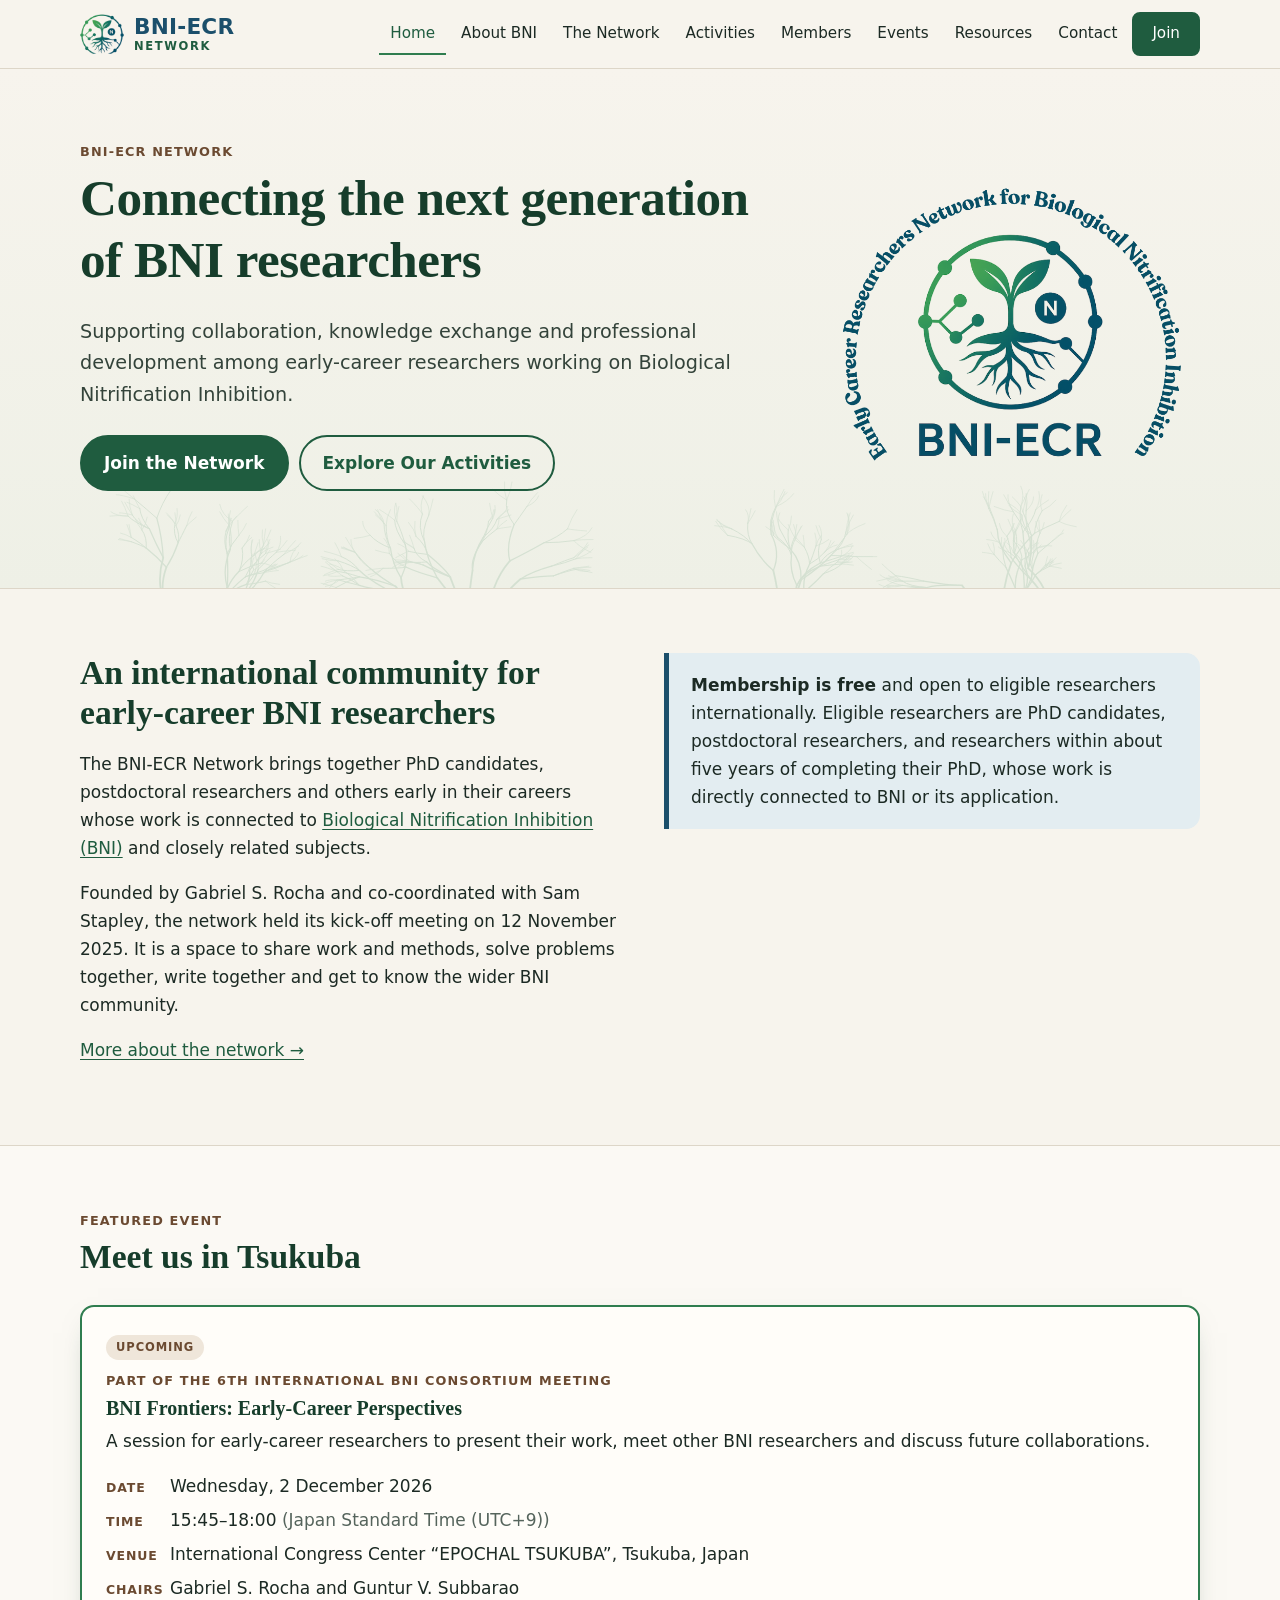
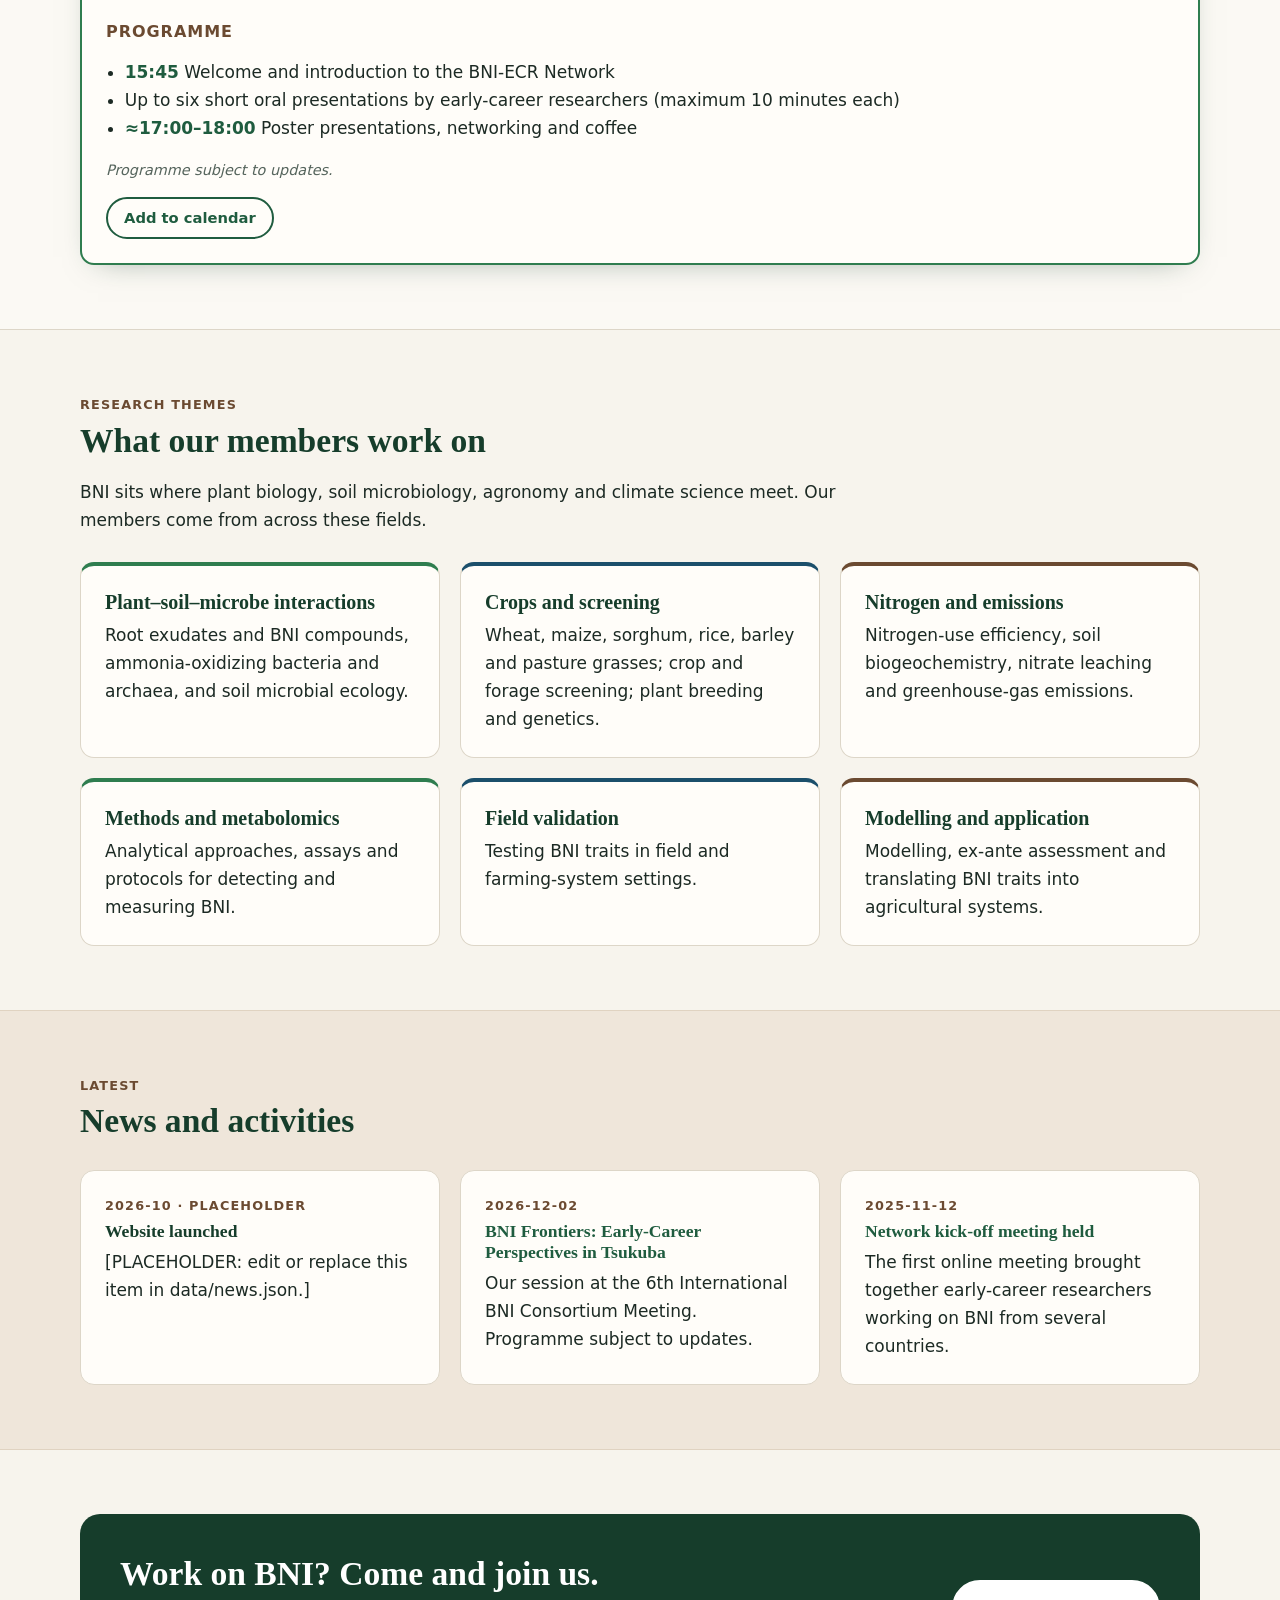
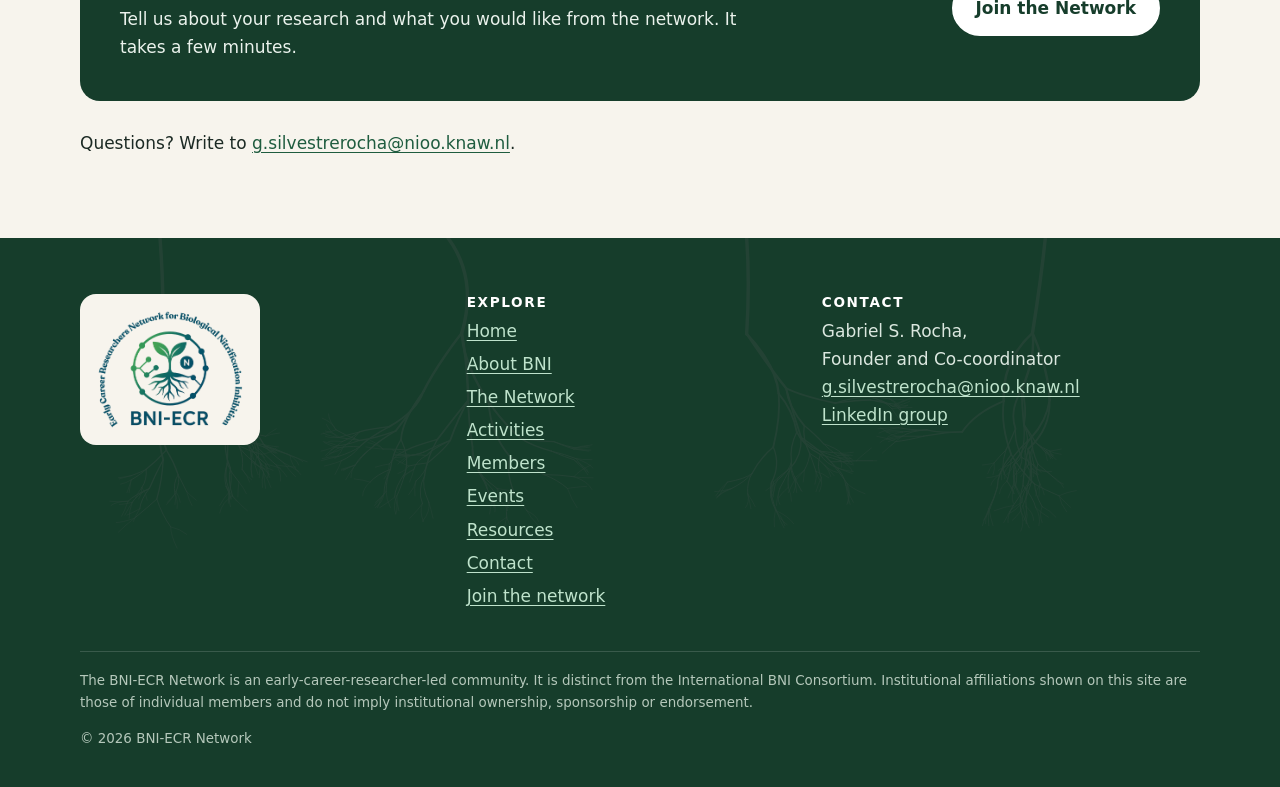
<file: index.html>
<!doctype html>
<html lang="en">
<head>
<meta charset="utf-8">
<meta name="viewport" content="width=device-width, initial-scale=1">
<title>BNI-ECR Network</title>
<meta name="description" content="Connecting early-career researchers working on Biological Nitrification Inhibition: collaboration, knowledge exchange and professional development.">
<meta name="theme-color" content="#163d2b">
<meta property="og:title" content="BNI-ECR Network">
<meta property="og:description" content="Connecting early-career researchers working on Biological Nitrification Inhibition: collaboration, knowledge exchange and professional development.">
<meta property="og:type" content="website">
<meta property="og:image" content="assets/img/logo-arc.png">
<link rel="icon" href="assets/img/favicon.png">
<link rel="stylesheet" href="assets/css/style.css">
</head>
<body>
<a class="skip" href="#main">Skip to content</a>
<header id="site-header"></header>
<noscript><p class="load-error">This site uses a little JavaScript for its menu and listings. Contact: <a href="mailto:g.silvestrerocha@nioo.knaw.nl">g.silvestrerocha@nioo.knaw.nl</a></p></noscript>
<main id="main">

<section class="hero"><div class="wrap">
  <div>
    <p class="kicker">BNI-ECR Network</p>
    <h1>Connecting the next generation of BNI researchers</h1>
    <p class="lead">Supporting collaboration, knowledge exchange and professional development among early-career researchers working on Biological Nitrification Inhibition.</p>
    <p class="actions"><a class="btn" href="join.html">Join the Network</a><a class="btn btn-ghost" href="activities.html">Explore Our Activities</a></p>
  </div>
  <img class="hero-logo" src="assets/img/logo-arc.png" alt="BNI-ECR logo: a seedling with roots inside a ring of connected nodes, with an N for nitrogen" width="360">
</div></section>

<section class="block"><div class="wrap two-col">
  <div class="prose">
    <h2>An international community for early-career BNI researchers</h2>
    <p>The BNI-ECR Network brings together PhD candidates, postdoctoral researchers and others early in their careers whose work is connected to <a href="about-bni.html">Biological Nitrification Inhibition (BNI)</a> and closely related subjects.</p>
    <p>Founded by Gabriel S. Rocha and co-coordinated with Sam Stapley, the network held its kick-off meeting on 12 November 2025. It is a space to share work and methods, solve problems together, write together and get to know the wider BNI community.</p>
    <p><a href="about-network.html">More about the network →</a></p>
  </div>
  <div class="callout"><p><strong>Membership is free</strong> and open to eligible researchers internationally. Eligible researchers are PhD candidates, postdoctoral researchers, and researchers within about five years of completing their PhD, whose work is directly connected to BNI or its application.</p></div>
</div></section>

<section class="block alt"><div class="wrap">
  <div class="section-head"><p class="kicker">Featured event</p><h2>Meet us in Tsukuba</h2></div>
  <div data-events="featured"></div>
</div></section>

<section class="block"><div class="wrap">
  <div class="section-head"><p class="kicker">Research themes</p><h2>What our members work on</h2><p>BNI sits where plant biology, soil microbiology, agronomy and climate science meet. Our members come from across these fields.</p></div>
  <div class="grid g3">
    <div class="card theme-card"><h3>Plant–soil–microbe interactions</h3><p>Root exudates and BNI compounds, ammonia-oxidizing bacteria and archaea, and soil microbial ecology.</p></div>
    <div class="card theme-card"><h3>Crops and screening</h3><p>Wheat, maize, sorghum, rice, barley and pasture grasses; crop and forage screening; plant breeding and genetics.</p></div>
    <div class="card theme-card"><h3>Nitrogen and emissions</h3><p>Nitrogen-use efficiency, soil biogeochemistry, nitrate leaching and greenhouse-gas emissions.</p></div>
    <div class="card theme-card"><h3>Methods and metabolomics</h3><p>Analytical approaches, assays and protocols for detecting and measuring BNI.</p></div>
    <div class="card theme-card"><h3>Field validation</h3><p>Testing BNI traits in field and farming-system settings.</p></div>
    <div class="card theme-card"><h3>Modelling and application</h3><p>Modelling, ex-ante assessment and translating BNI traits into agricultural systems.</p></div>
  </div>
</div></section>

<section class="block soil"><div class="wrap">
  <div class="section-head"><p class="kicker">Latest</p><h2>News and activities</h2></div>
  <div class="grid g3" data-news="3"></div>
</div></section>

<section class="block"><div class="wrap">
  <div class="cta-band">
    <div><h2>Work on BNI? Come and join us.</h2><p>Tell us about your research and what you would like from the network. It takes a few minutes.</p></div>
    <a class="btn" href="join.html">Join the Network</a>
  </div>
  <p style="margin-top:28px">Questions? Write to <a data-email></a>.</p>
</div></section>

</main>
<footer id="site-footer"></footer>
<script src="assets/js/site.js" defer></script>
</body>
</html>
</file>
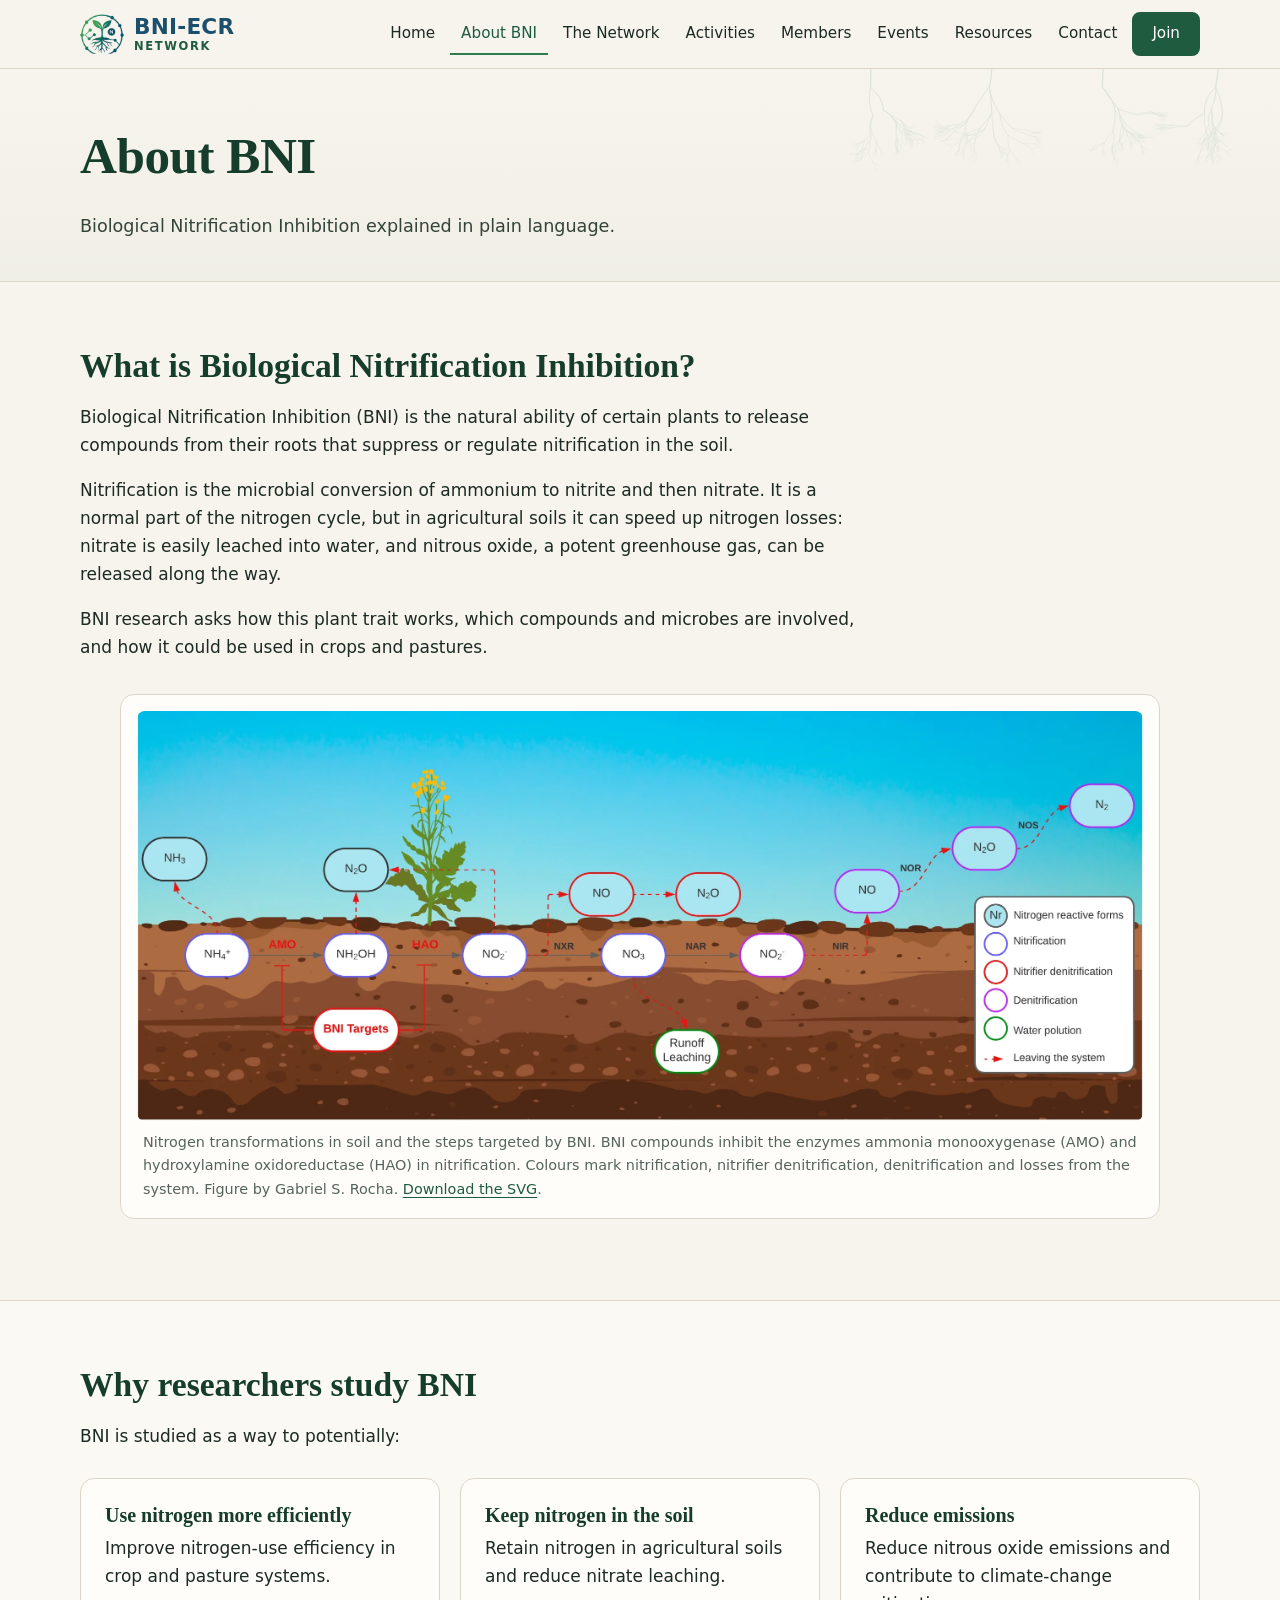
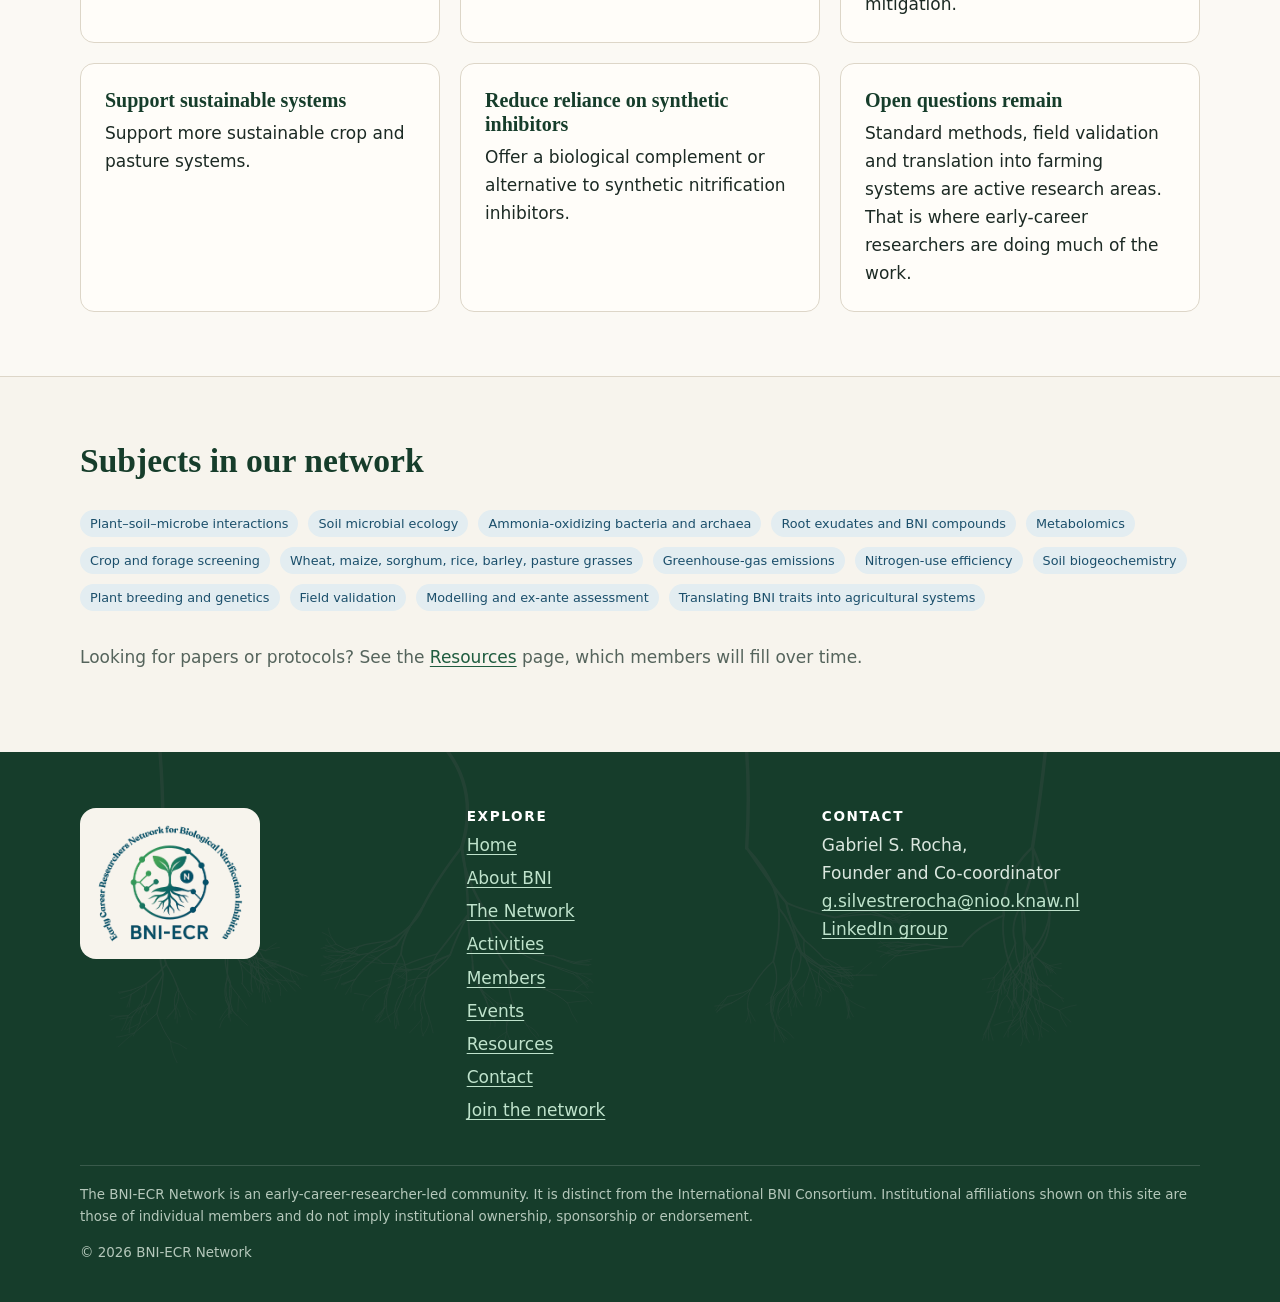
<file: about-bni.html>
<!doctype html>
<html lang="en">
<head>
<meta charset="utf-8">
<meta name="viewport" content="width=device-width, initial-scale=1">
<title>About BNI · BNI-ECR Network</title>
<meta name="description" content="Biological Nitrification Inhibition explained: how some plants release compounds that slow soil nitrification, and why that matters for nitrogen use and emissions.">
<meta name="theme-color" content="#163d2b">
<meta property="og:title" content="About BNI · BNI-ECR Network">
<meta property="og:description" content="Biological Nitrification Inhibition explained: how some plants release compounds that slow soil nitrification, and why that matters for nitrogen use and emissions.">
<meta property="og:type" content="website">
<meta property="og:image" content="assets/img/logo-arc.png">
<link rel="icon" href="assets/img/favicon.png">
<link rel="stylesheet" href="assets/css/style.css">
</head>
<body>
<a class="skip" href="#main">Skip to content</a>
<header id="site-header"></header>
<noscript><p class="load-error">This site uses a little JavaScript for its menu and listings. Contact: <a href="mailto:g.silvestrerocha@nioo.knaw.nl">g.silvestrerocha@nioo.knaw.nl</a></p></noscript>
<main id="main">
<section class="page-head"><div class="wrap"><h1>About BNI</h1><p>Biological Nitrification Inhibition explained in plain language.</p></div></section>
<section class="block"><div class="wrap">
  <div class="prose">
    <h2>What is Biological Nitrification Inhibition?</h2>
    <p>Biological Nitrification Inhibition (BNI) is the natural ability of certain plants to release compounds from their roots that suppress or regulate nitrification in the soil.</p>
    <p>Nitrification is the microbial conversion of ammonium to nitrite and then nitrate. It is a normal part of the nitrogen cycle, but in agricultural soils it can speed up nitrogen losses: nitrate is easily leached into water, and nitrous oxide, a potent greenhouse gas, can be released along the way.</p>
    <p>BNI research asks how this plant trait works, which compounds and microbes are involved, and how it could be used in crops and pastures.</p>
  </div>
  <div style="margin-top:32px">
<figure class="diagram">
<a href="assets/img/bni-figure.webp" target="_blank" rel="noopener"><img src="assets/img/bni-figure.webp" width="1588" height="647" loading="lazy" alt="Diagram of nitrogen transformations in soil. Ammonium (NH4+) is oxidised to hydroxylamine (NH2OH) by AMO, then to nitrite (NO2-) by HAO, then to nitrate (NO3-) by NXR. Both AMO and HAO are marked as BNI targets. Losses include ammonia (NH3), nitrous oxide (N2O), nitric oxide (NO) and nitrate runoff and leaching. Denitrification continues from nitrate through nitrite, NO and N2O to N2."></a>
<figcaption>Nitrogen transformations in soil and the steps targeted by BNI. BNI compounds inhibit the enzymes ammonia monooxygenase (AMO) and hydroxylamine oxidoreductase (HAO) in nitrification. Colours mark nitrification, nitrifier denitrification, denitrification and losses from the system. Figure by Gabriel S. Rocha. <a href="assets/img/bni-figure.svg" download>Download the SVG</a>.</figcaption>
</figure></div>
</div></section>

<section class="block alt"><div class="wrap">
  <div class="section-head"><h2>Why researchers study BNI</h2><p>BNI is studied as a way to potentially:</p></div>
  <div class="grid g3">
    <div class="card"><h3>Use nitrogen more efficiently</h3><p>Improve nitrogen-use efficiency in crop and pasture systems.</p></div>
    <div class="card"><h3>Keep nitrogen in the soil</h3><p>Retain nitrogen in agricultural soils and reduce nitrate leaching.</p></div>
    <div class="card"><h3>Reduce emissions</h3><p>Reduce nitrous oxide emissions and contribute to climate-change mitigation.</p></div>
    <div class="card"><h3>Support sustainable systems</h3><p>Support more sustainable crop and pasture systems.</p></div>
    <div class="card"><h3>Reduce reliance on synthetic inhibitors</h3><p>Offer a biological complement or alternative to synthetic nitrification inhibitors.</p></div>
    <div class="card"><h3>Open questions remain</h3><p>Standard methods, field validation and translation into farming systems are active research areas. That is where early-career researchers are doing much of the work.</p></div>
  </div>
</div></section>

<section class="block"><div class="wrap">
  <div class="section-head"><h2>Subjects in our network</h2></div>
  <ul class="chips" style="gap:10px">
    <li>Plant–soil–microbe interactions</li><li>Soil microbial ecology</li><li>Ammonia-oxidizing bacteria and archaea</li><li>Root exudates and BNI compounds</li><li>Metabolomics</li><li>Crop and forage screening</li><li>Wheat, maize, sorghum, rice, barley, pasture grasses</li><li>Greenhouse-gas emissions</li><li>Nitrogen-use efficiency</li><li>Soil biogeochemistry</li><li>Plant breeding and genetics</li><li>Field validation</li><li>Modelling and ex-ante assessment</li><li>Translating BNI traits into agricultural systems</li>
  </ul>
  <p style="margin-top:32px" class="muted">Looking for papers or protocols? See the <a href="resources.html">Resources</a> page, which members will fill over time.</p>
</div></section>

</main>
<footer id="site-footer"></footer>
<script src="assets/js/site.js" defer></script>
</body>
</html>
</file>
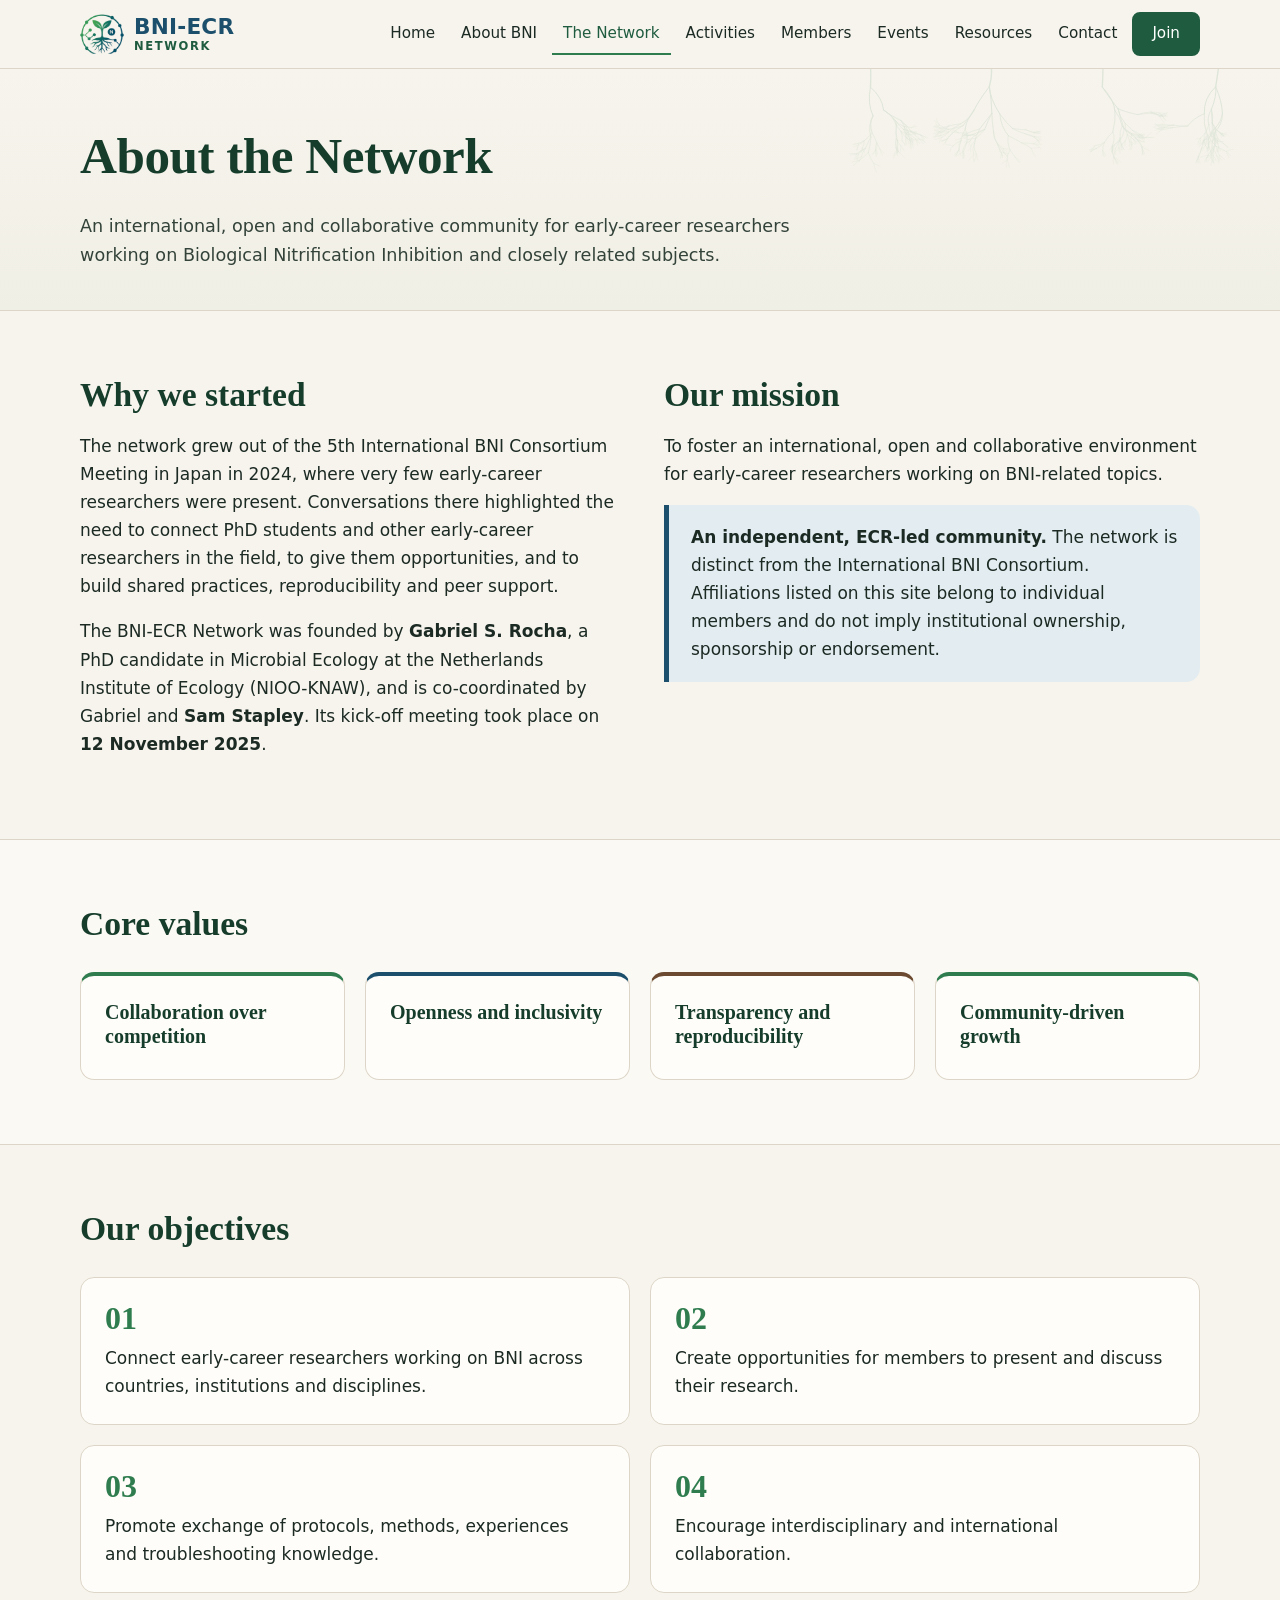
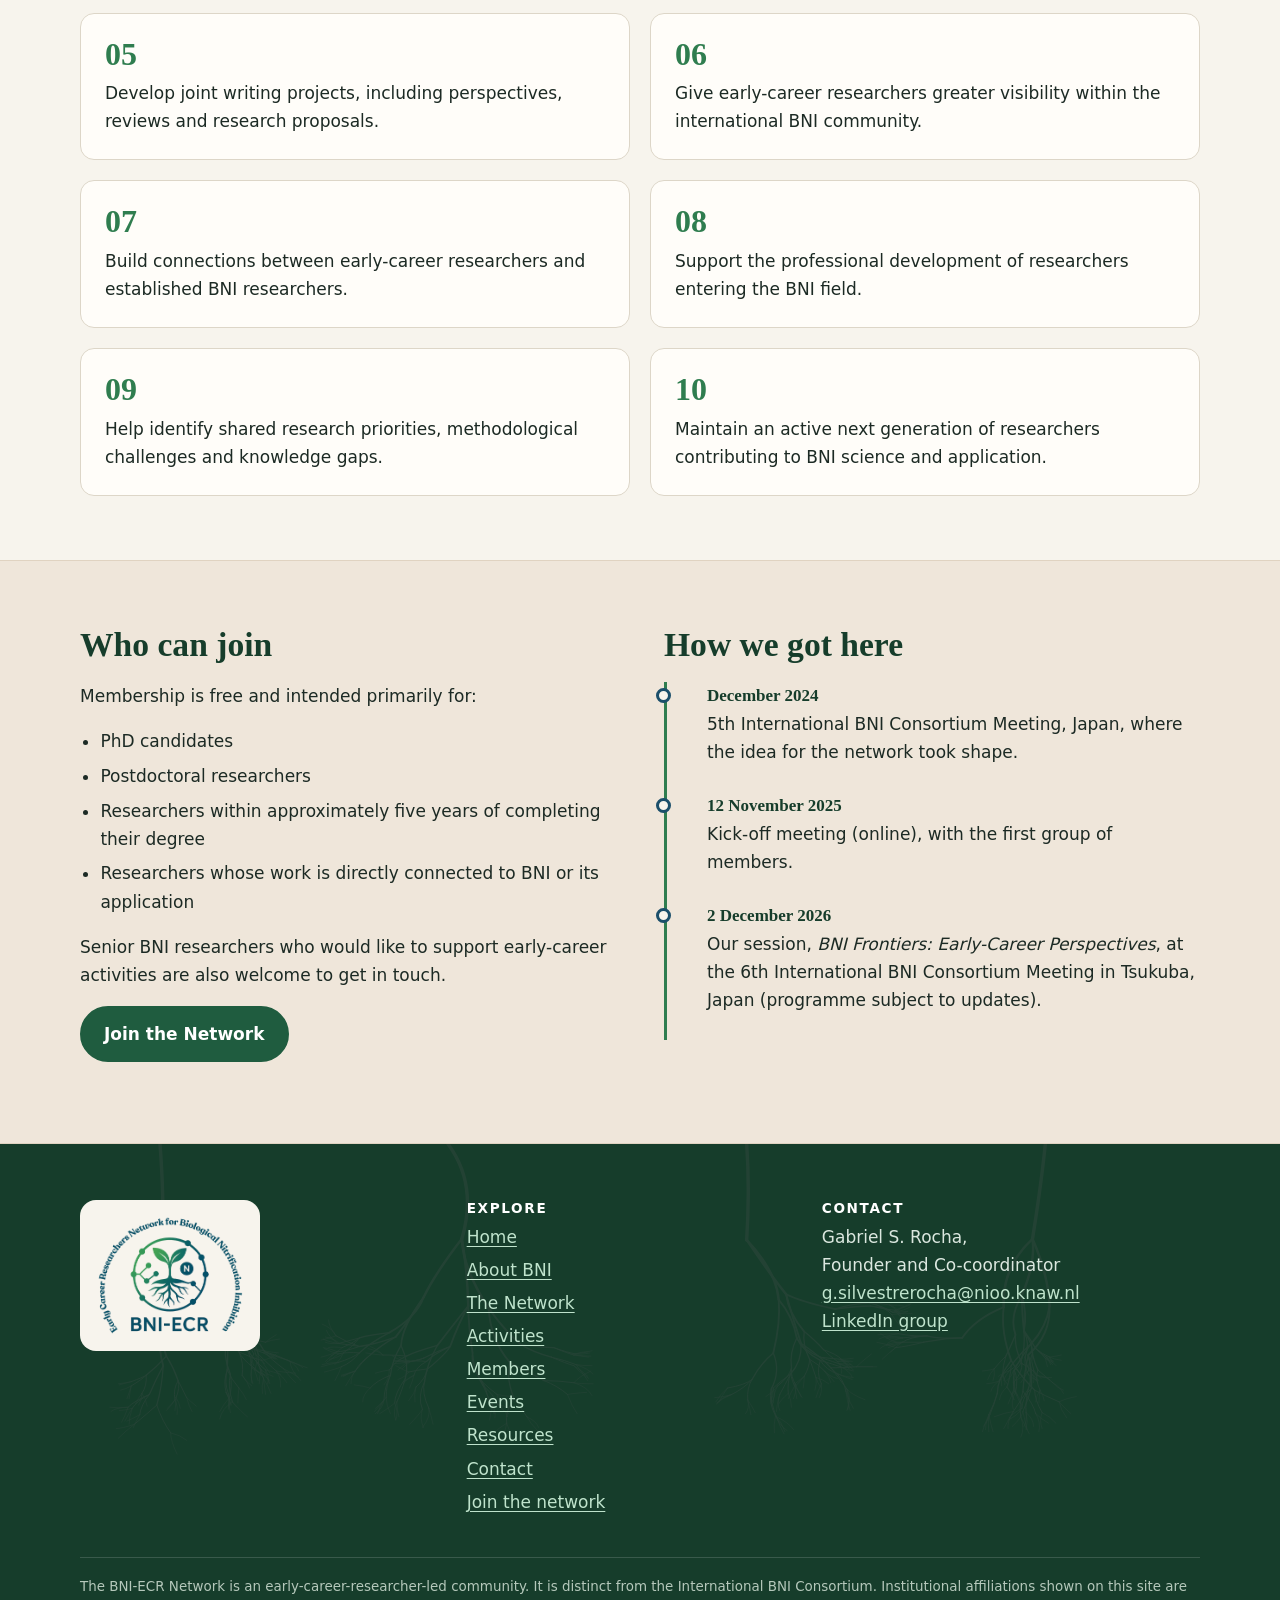
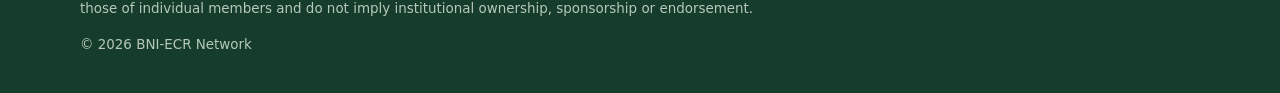
<file: about-network.html>
<!doctype html>
<html lang="en">
<head>
<meta charset="utf-8">
<meta name="viewport" content="width=device-width, initial-scale=1">
<title>The Network · BNI-ECR Network</title>
<meta name="description" content="About the BNI-ECR Network: our mission, values, objectives and who can join.">
<meta name="theme-color" content="#163d2b">
<meta property="og:title" content="The Network · BNI-ECR Network">
<meta property="og:description" content="About the BNI-ECR Network: our mission, values, objectives and who can join.">
<meta property="og:type" content="website">
<meta property="og:image" content="assets/img/logo-arc.png">
<link rel="icon" href="assets/img/favicon.png">
<link rel="stylesheet" href="assets/css/style.css">
</head>
<body>
<a class="skip" href="#main">Skip to content</a>
<header id="site-header"></header>
<noscript><p class="load-error">This site uses a little JavaScript for its menu and listings. Contact: <a href="mailto:g.silvestrerocha@nioo.knaw.nl">g.silvestrerocha@nioo.knaw.nl</a></p></noscript>
<main id="main">
<section class="page-head"><div class="wrap"><h1>About the Network</h1><p>An international, open and collaborative community for early-career researchers working on Biological Nitrification Inhibition and closely related subjects.</p></div></section>
<section class="block"><div class="wrap two-col">
  <div class="prose">
    <h2>Why we started</h2>
    <p>The network grew out of the 5th International BNI Consortium Meeting in Japan in 2024, where very few early-career researchers were present. Conversations there highlighted the need to connect PhD students and other early-career researchers in the field, to give them opportunities, and to build shared practices, reproducibility and peer support.</p>
    <p>The BNI-ECR Network was founded by <strong>Gabriel S. Rocha</strong>, a PhD candidate in Microbial Ecology at the Netherlands Institute of Ecology (NIOO-KNAW), and is co-coordinated by Gabriel and <strong>Sam Stapley</strong>. Its kick-off meeting took place on <strong>12 November 2025</strong>.</p>
  </div>
  <div>
    <h2>Our mission</h2>
    <p>To foster an international, open and collaborative environment for early-career researchers working on BNI-related topics.</p>
    <div class="callout"><p><strong>An independent, ECR-led community.</strong> The network is distinct from the International BNI Consortium. Affiliations listed on this site belong to individual members and do not imply institutional ownership, sponsorship or endorsement.</p></div>
  </div>
</div></section>

<section class="block alt"><div class="wrap">
  <div class="section-head"><h2>Core values</h2></div>
  <div class="grid g4">
    <div class="card theme-card"><h3>Collaboration over competition</h3></div>
    <div class="card theme-card"><h3>Openness and inclusivity</h3></div>
    <div class="card theme-card"><h3>Transparency and reproducibility</h3></div>
    <div class="card theme-card"><h3>Community-driven growth</h3></div>
  </div>
</div></section>

<section class="block"><div class="wrap">
  <div class="section-head"><h2>Our objectives</h2></div>
  <ol class="grid g2" style="list-style:none;padding:0;margin:0"><li class="card"><span class="num">01</span>Connect early-career researchers working on BNI across countries, institutions and disciplines.</li><li class="card"><span class="num">02</span>Create opportunities for members to present and discuss their research.</li><li class="card"><span class="num">03</span>Promote exchange of protocols, methods, experiences and troubleshooting knowledge.</li><li class="card"><span class="num">04</span>Encourage interdisciplinary and international collaboration.</li><li class="card"><span class="num">05</span>Develop joint writing projects, including perspectives, reviews and research proposals.</li><li class="card"><span class="num">06</span>Give early-career researchers greater visibility within the international BNI community.</li><li class="card"><span class="num">07</span>Build connections between early-career researchers and established BNI researchers.</li><li class="card"><span class="num">08</span>Support the professional development of researchers entering the BNI field.</li><li class="card"><span class="num">09</span>Help identify shared research priorities, methodological challenges and knowledge gaps.</li><li class="card"><span class="num">10</span>Maintain an active next generation of researchers contributing to BNI science and application.</li></ol>
</div></section>

<section class="block soil"><div class="wrap two-col">
  <div class="prose">
    <h2>Who can join</h2>
    <p>Membership is free and intended primarily for:</p>
    <ul><li>PhD candidates</li><li>Postdoctoral researchers</li><li>Researchers within approximately five years of completing their degree</li><li>Researchers whose work is directly connected to BNI or its application</li></ul>
    <p>Senior BNI researchers who would like to support early-career activities are also welcome to get in touch.</p>
    <p class="actions"><a class="btn" href="join.html">Join the Network</a></p>
  </div>
  <div>
    <h2>How we got here</h2>
    <ol class="timeline">
      <li><b>December 2024</b>5th International BNI Consortium Meeting, Japan, where the idea for the network took shape.</li>
      <li><b>12 November 2025</b>Kick-off meeting (online), with the first group of members.</li>
      <li><b>2 December 2026</b>Our session, <em>BNI Frontiers: Early-Career Perspectives</em>, at the 6th International BNI Consortium Meeting in Tsukuba, Japan (programme subject to updates).</li>
    </ol>
  </div>
</div></section>

</main>
<footer id="site-footer"></footer>
<script src="assets/js/site.js" defer></script>
</body>
</html>
</file>
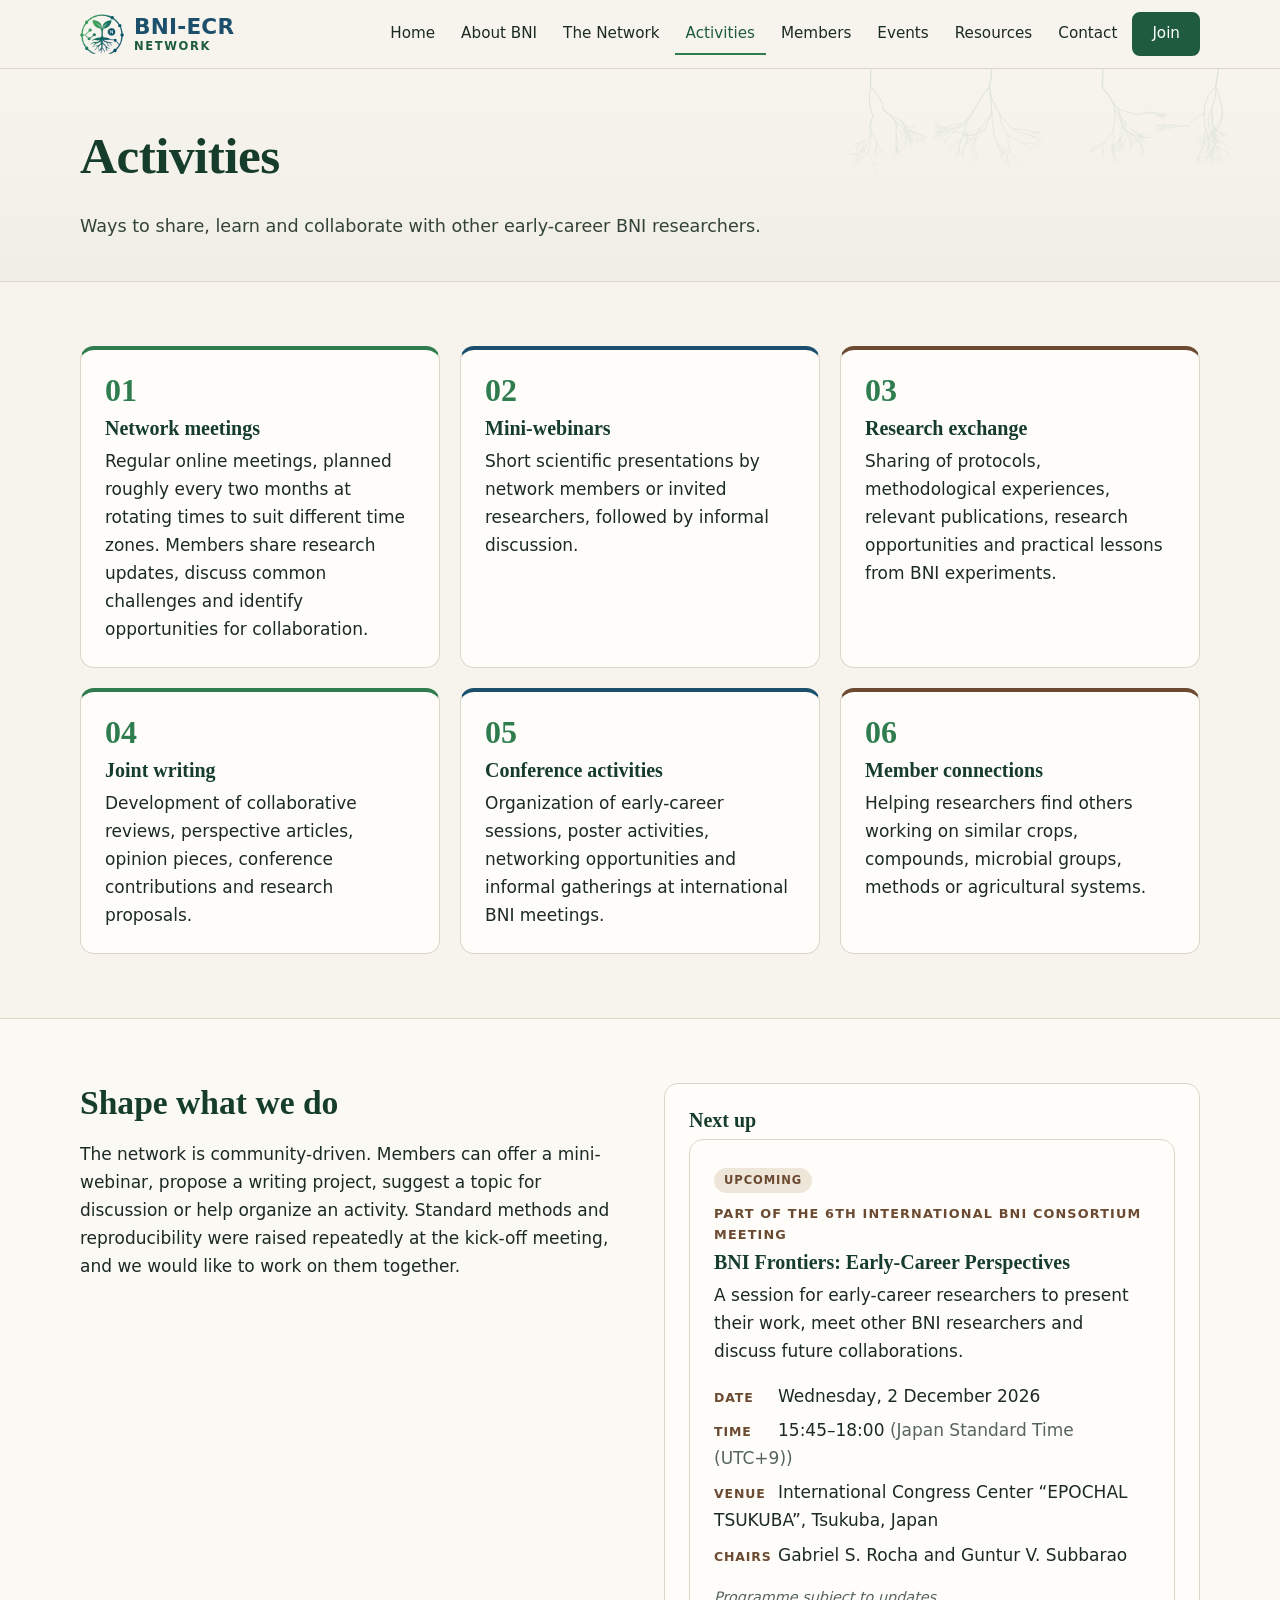
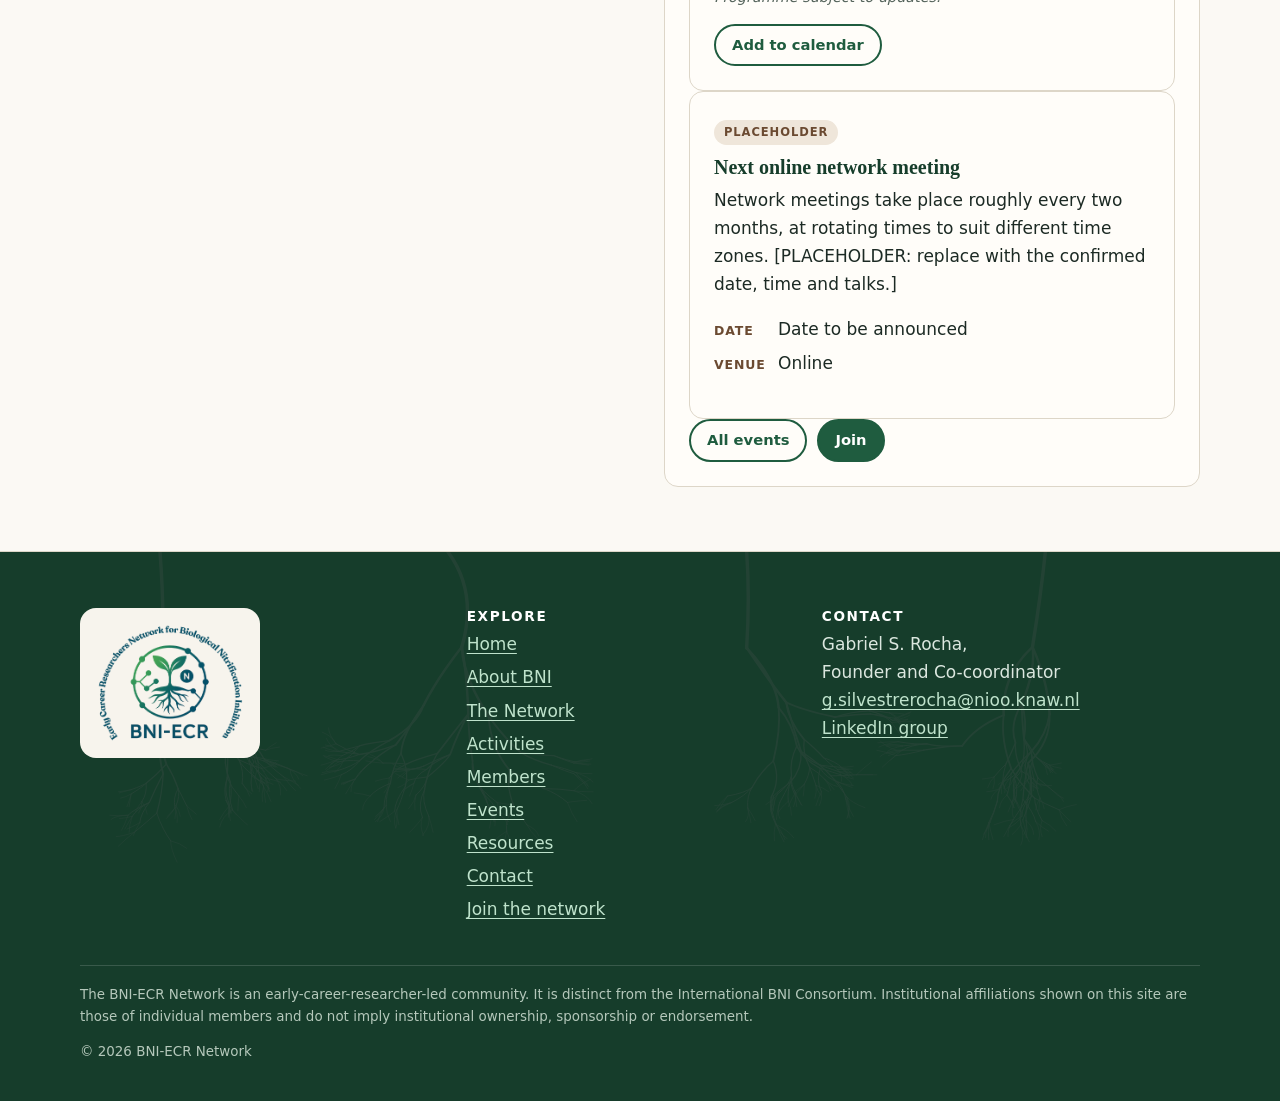
<file: activities.html>
<!doctype html>
<html lang="en">
<head>
<meta charset="utf-8">
<meta name="viewport" content="width=device-width, initial-scale=1">
<title>Activities · BNI-ECR Network</title>
<meta name="description" content="What the BNI-ECR Network does: meetings, mini-webinars, research exchange, joint writing, conference activities and member connections.">
<meta name="theme-color" content="#163d2b">
<meta property="og:title" content="Activities · BNI-ECR Network">
<meta property="og:description" content="What the BNI-ECR Network does: meetings, mini-webinars, research exchange, joint writing, conference activities and member connections.">
<meta property="og:type" content="website">
<meta property="og:image" content="assets/img/logo-arc.png">
<link rel="icon" href="assets/img/favicon.png">
<link rel="stylesheet" href="assets/css/style.css">
</head>
<body>
<a class="skip" href="#main">Skip to content</a>
<header id="site-header"></header>
<noscript><p class="load-error">This site uses a little JavaScript for its menu and listings. Contact: <a href="mailto:g.silvestrerocha@nioo.knaw.nl">g.silvestrerocha@nioo.knaw.nl</a></p></noscript>
<main id="main">
<section class="page-head"><div class="wrap"><h1>Activities</h1><p>Ways to share, learn and collaborate with other early-career BNI researchers.</p></div></section>
<section class="block"><div class="wrap"><div class="grid g3"><article class="card theme-card"><span class="num">01</span><h3>Network meetings</h3><p>Regular online meetings, planned roughly every two months at rotating times to suit different time zones. Members share research updates, discuss common challenges and identify opportunities for collaboration.</p></article><article class="card theme-card"><span class="num">02</span><h3>Mini-webinars</h3><p>Short scientific presentations by network members or invited researchers, followed by informal discussion.</p></article><article class="card theme-card"><span class="num">03</span><h3>Research exchange</h3><p>Sharing of protocols, methodological experiences, relevant publications, research opportunities and practical lessons from BNI experiments.</p></article><article class="card theme-card"><span class="num">04</span><h3>Joint writing</h3><p>Development of collaborative reviews, perspective articles, opinion pieces, conference contributions and research proposals.</p></article><article class="card theme-card"><span class="num">05</span><h3>Conference activities</h3><p>Organization of early-career sessions, poster activities, networking opportunities and informal gatherings at international BNI meetings.</p></article><article class="card theme-card"><span class="num">06</span><h3>Member connections</h3><p>Helping researchers find others working on similar crops, compounds, microbial groups, methods or agricultural systems.</p></article></div></div></section>
<section class="block alt"><div class="wrap two-col">
  <div class="prose"><h2>Shape what we do</h2><p>The network is community-driven. Members can offer a mini-webinar, propose a writing project, suggest a topic for discussion or help organize an activity. Standard methods and reproducibility were raised repeatedly at the kick-off meeting, and we would like to work on them together.</p></div>
  <div class="card"><h3>Next up</h3><div data-events="upcoming" data-compact></div><p class="actions"><a class="btn btn-ghost btn-small" href="events.html">All events</a><a class="btn btn-small" href="join.html">Join</a></p></div>
</div></section>

</main>
<footer id="site-footer"></footer>
<script src="assets/js/site.js" defer></script>
</body>
</html>
</file>
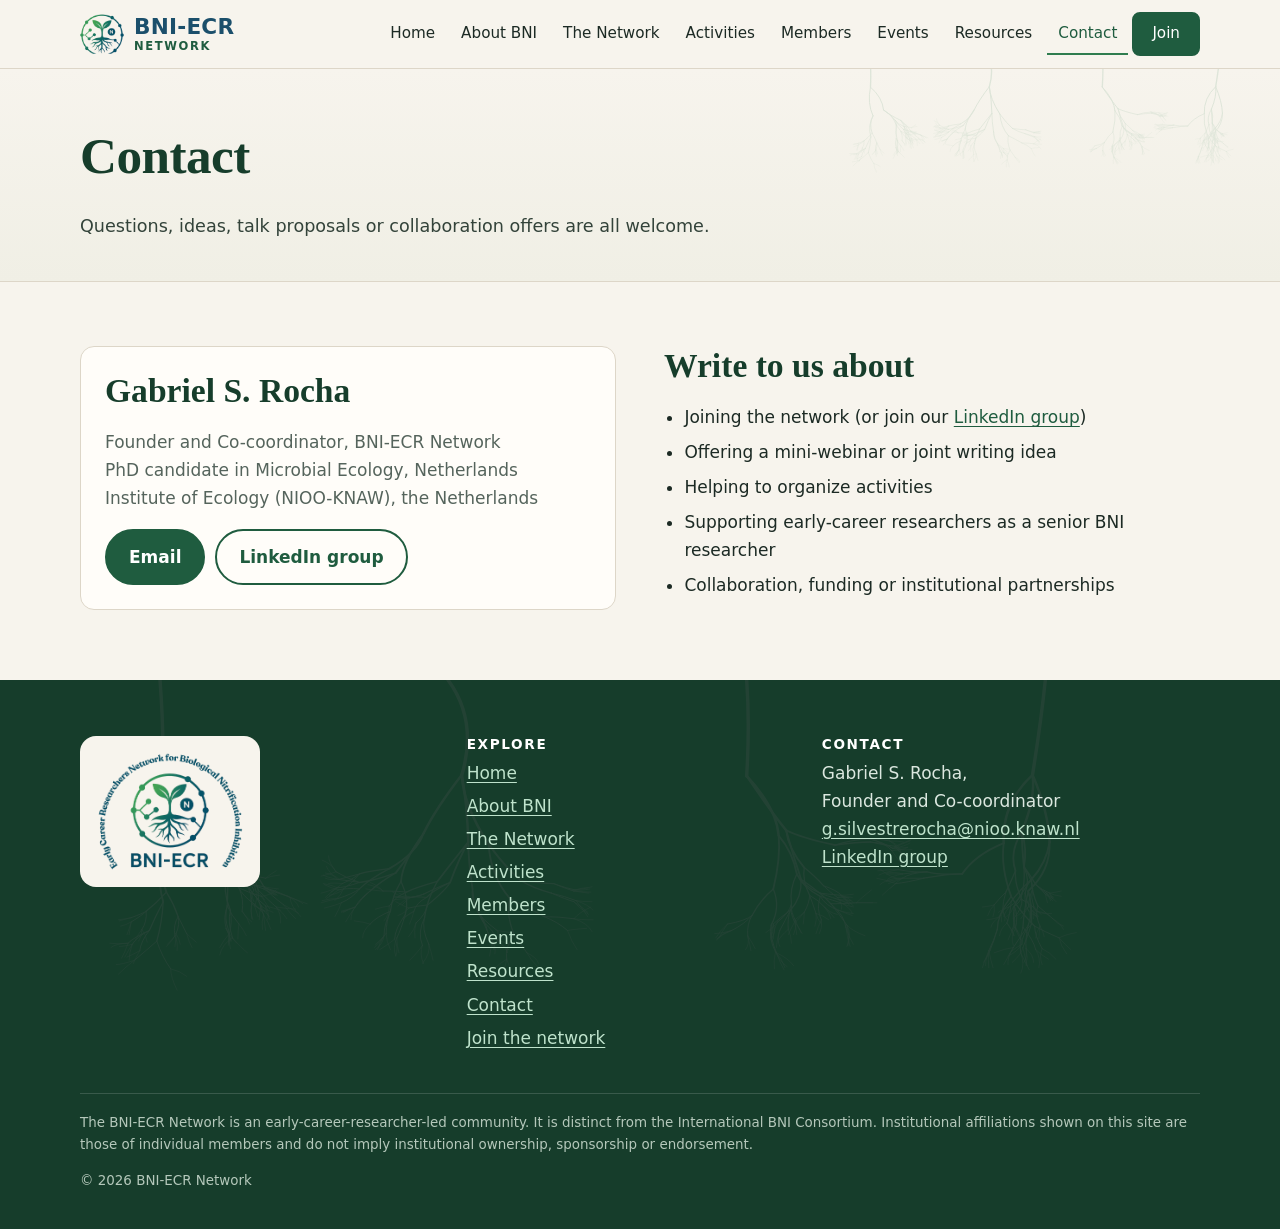
<file: contact.html>
<!doctype html>
<html lang="en">
<head>
<meta charset="utf-8">
<meta name="viewport" content="width=device-width, initial-scale=1">
<title>Contact · BNI-ECR Network</title>
<meta name="description" content="Contact the BNI-ECR Network coordinator.">
<meta name="theme-color" content="#163d2b">
<meta property="og:title" content="Contact · BNI-ECR Network">
<meta property="og:description" content="Contact the BNI-ECR Network coordinator.">
<meta property="og:type" content="website">
<meta property="og:image" content="assets/img/logo-arc.png">
<link rel="icon" href="assets/img/favicon.png">
<link rel="stylesheet" href="assets/css/style.css">
</head>
<body>
<a class="skip" href="#main">Skip to content</a>
<header id="site-header"></header>
<noscript><p class="load-error">This site uses a little JavaScript for its menu and listings. Contact: <a href="mailto:g.silvestrerocha@nioo.knaw.nl">g.silvestrerocha@nioo.knaw.nl</a></p></noscript>
<main id="main">
<section class="page-head"><div class="wrap"><h1>Contact</h1><p>Questions, ideas, talk proposals or collaboration offers are all welcome.</p></div></section>
<section class="block"><div class="wrap two-col">
  <div class="card">
    <h2>Gabriel S. Rocha</h2>
    <p class="muted">Founder and Co-coordinator, BNI-ECR Network<br>PhD candidate in Microbial Ecology, Netherlands Institute of Ecology (NIOO-KNAW), the Netherlands</p>
    <p class="actions"><a class="btn" data-email>Email</a><a class="btn btn-ghost" data-linkedin rel="noopener" href="https://www.linkedin.com/groups/42826252/">LinkedIn group</a></p>
  </div>
  <div class="prose">
    <h2>Write to us about</h2>
    <ul><li>Joining the network (or join our <a href="https://www.linkedin.com/groups/42826252/" rel="noopener">LinkedIn group</a>)</li><li>Offering a mini-webinar or joint writing idea</li><li>Helping to organize activities</li><li>Supporting early-career researchers as a senior BNI researcher</li><li>Collaboration, funding or institutional partnerships</li></ul>
  </div>
</div></section>

</main>
<footer id="site-footer"></footer>
<script src="assets/js/site.js" defer></script>
</body>
</html>
</file>
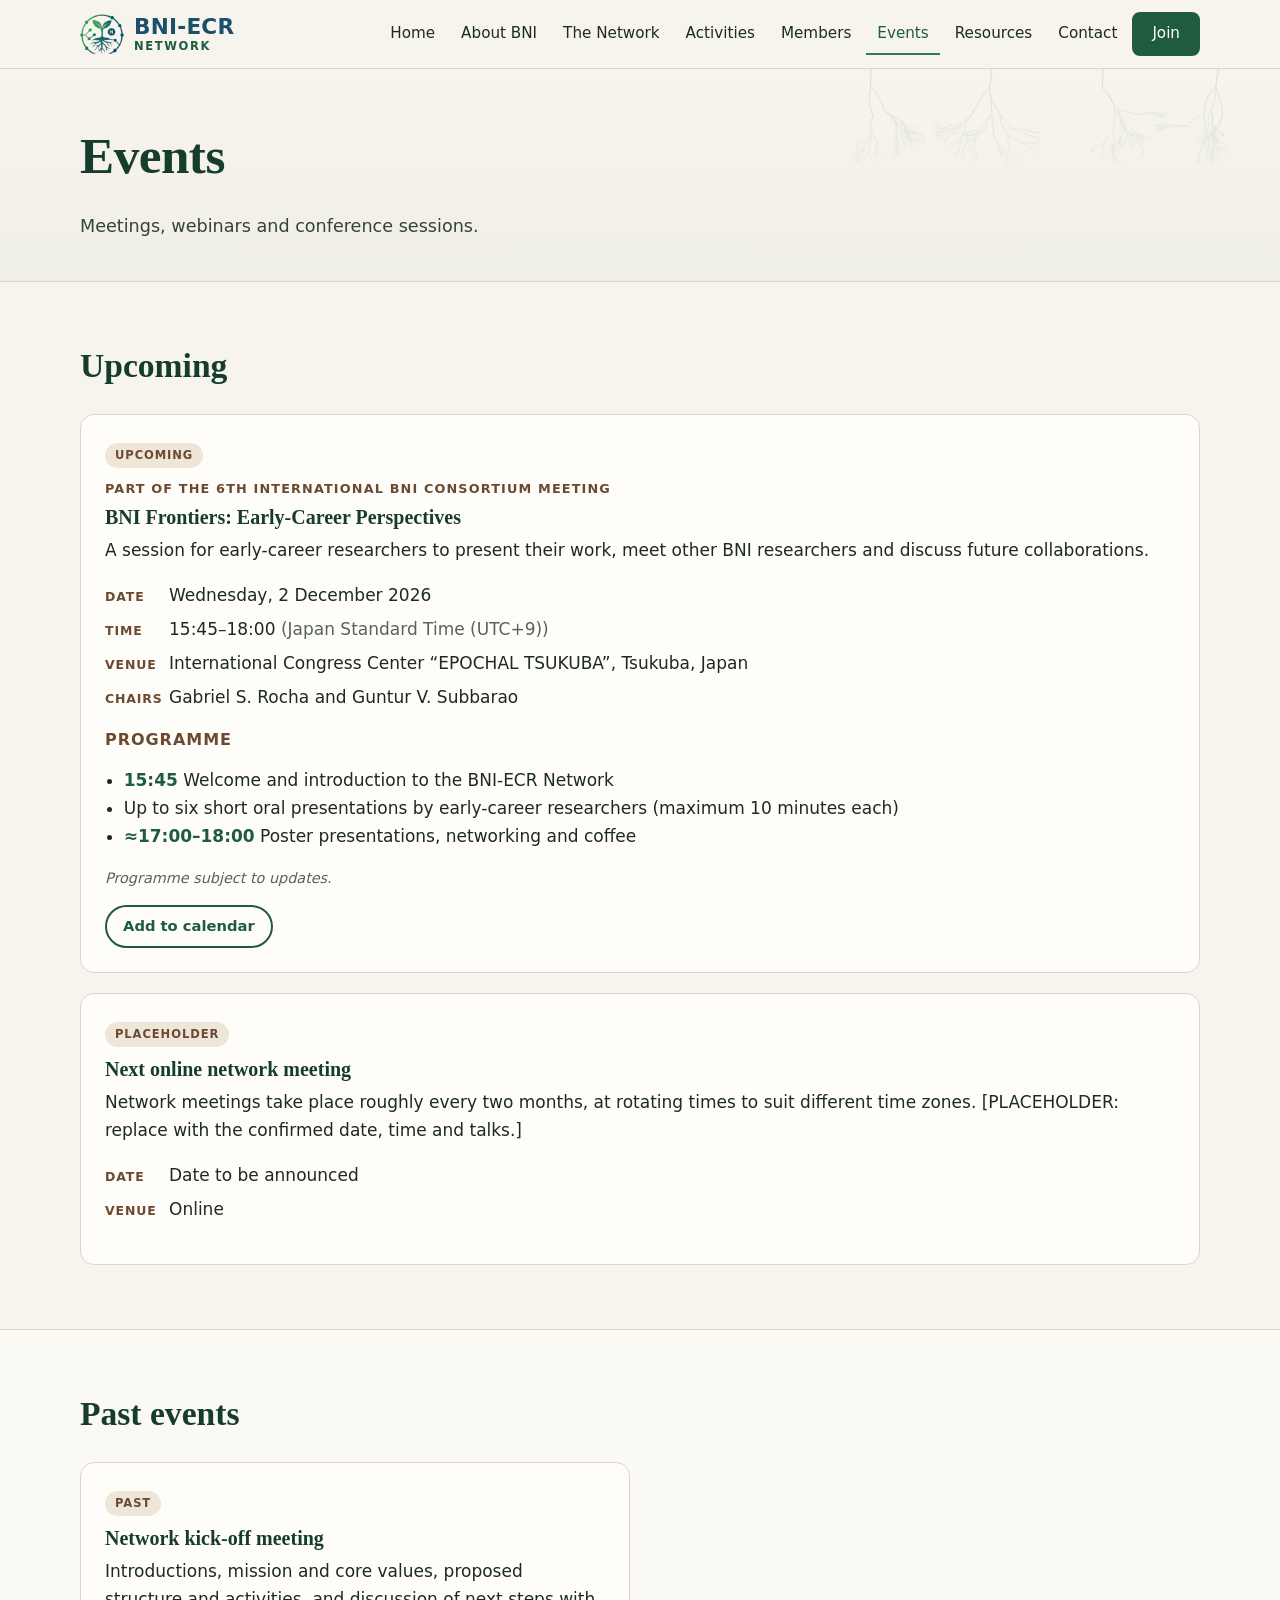
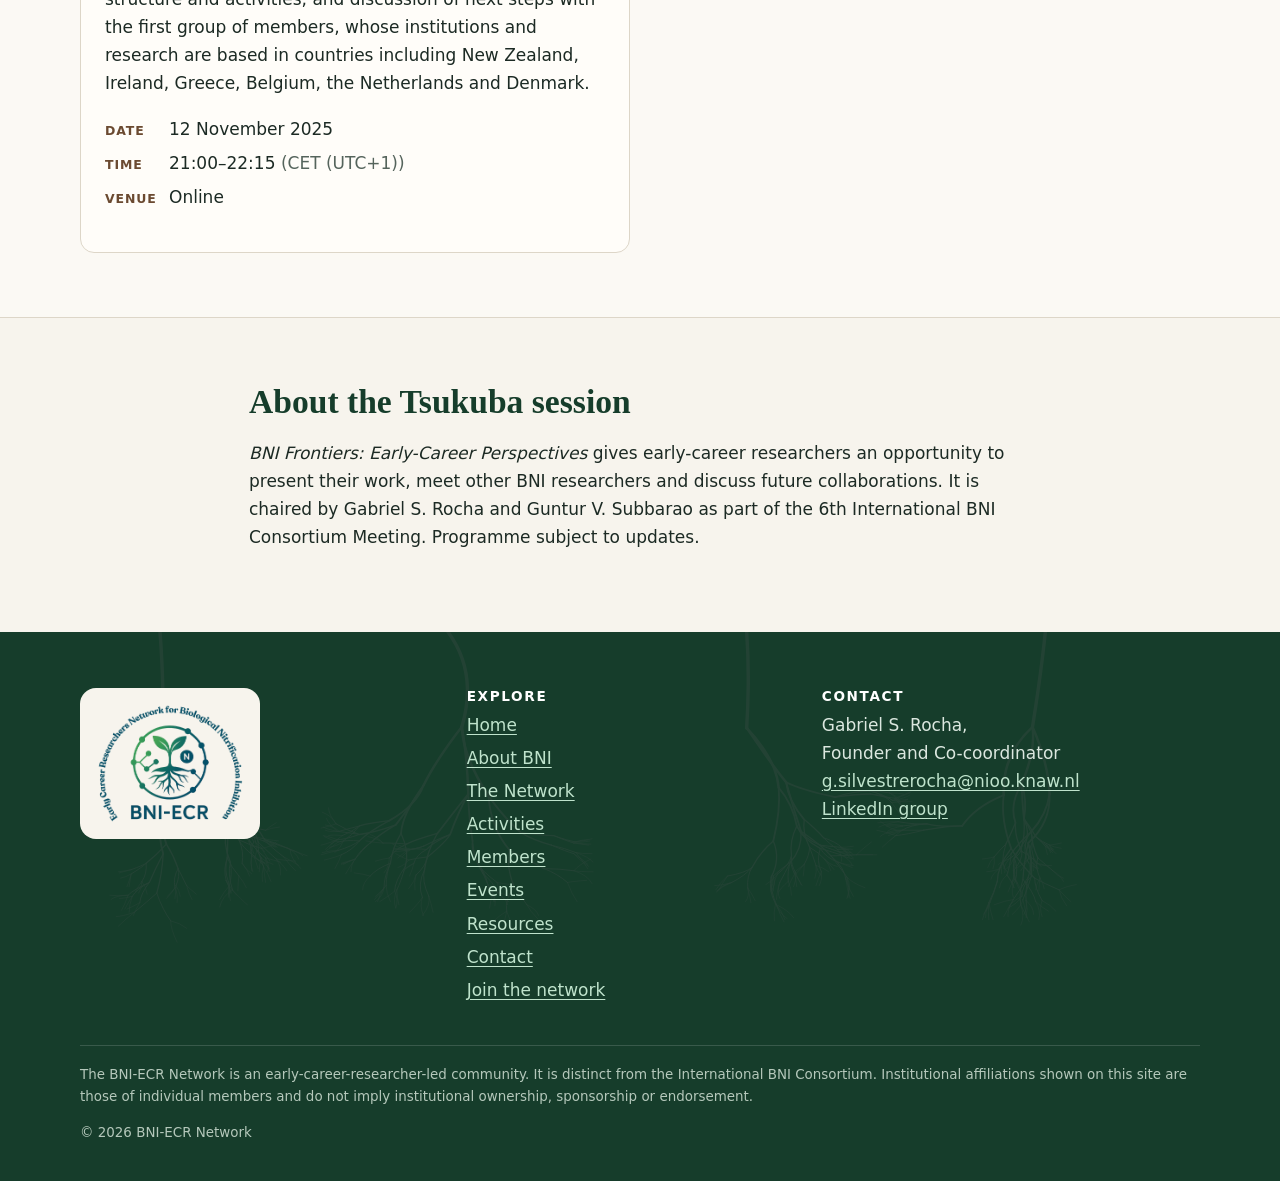
<file: events.html>
<!doctype html>
<html lang="en">
<head>
<meta charset="utf-8">
<meta name="viewport" content="width=device-width, initial-scale=1">
<title>Events · BNI-ECR Network</title>
<meta name="description" content="Upcoming and past events of the BNI-ECR Network, including BNI Frontiers: Early-Career Perspectives in Tsukuba, Japan on 2 December 2026.">
<meta name="theme-color" content="#163d2b">
<meta property="og:title" content="Events · BNI-ECR Network">
<meta property="og:description" content="Upcoming and past events of the BNI-ECR Network, including BNI Frontiers: Early-Career Perspectives in Tsukuba, Japan on 2 December 2026.">
<meta property="og:type" content="website">
<meta property="og:image" content="assets/img/logo-arc.png">
<link rel="icon" href="assets/img/favicon.png">
<link rel="stylesheet" href="assets/css/style.css">
</head>
<body>
<a class="skip" href="#main">Skip to content</a>
<header id="site-header"></header>
<noscript><p class="load-error">This site uses a little JavaScript for its menu and listings. Contact: <a href="mailto:g.silvestrerocha@nioo.knaw.nl">g.silvestrerocha@nioo.knaw.nl</a></p></noscript>
<main id="main">
<section class="page-head"><div class="wrap"><h1>Events</h1><p>Meetings, webinars and conference sessions.</p></div></section>
<section class="block"><div class="wrap">
  <div class="section-head"><h2>Upcoming</h2></div>
  <div id="event-list" data-events="upcoming"></div>
</div></section>
<section class="block alt"><div class="wrap">
  <div class="section-head"><h2>Past events</h2></div>
  <div id="event-list-past" class="grid g2" data-events="past"></div>
</div></section>
<section class="block"><div class="wrap prose"><h2>About the Tsukuba session</h2>
  <p><em>BNI Frontiers: Early-Career Perspectives</em> gives early-career researchers an opportunity to present their work, meet other BNI researchers and discuss future collaborations. It is chaired by Gabriel S. Rocha and Guntur V. Subbarao as part of the 6th International BNI Consortium Meeting. Programme subject to updates.</p></div></section>

</main>
<footer id="site-footer"></footer>
<script src="assets/js/site.js" defer></script>
</body>
</html>
</file>
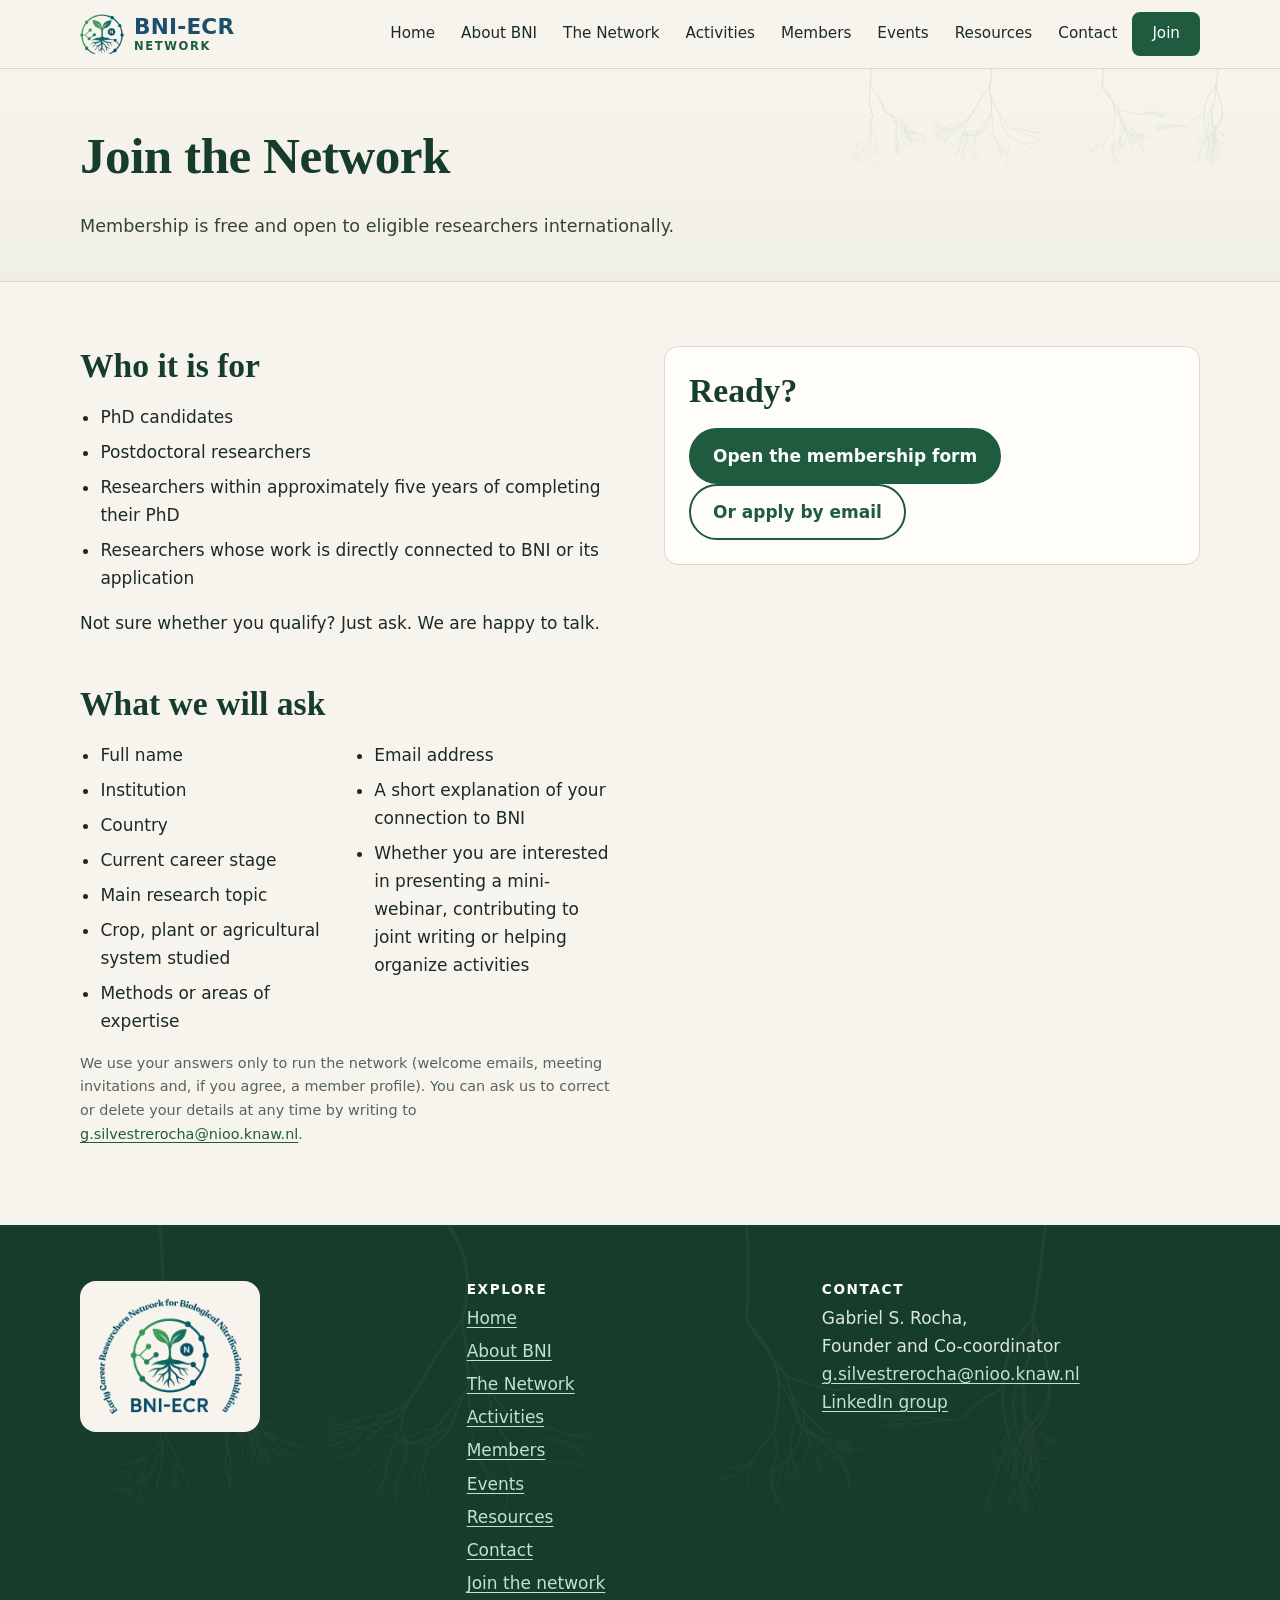
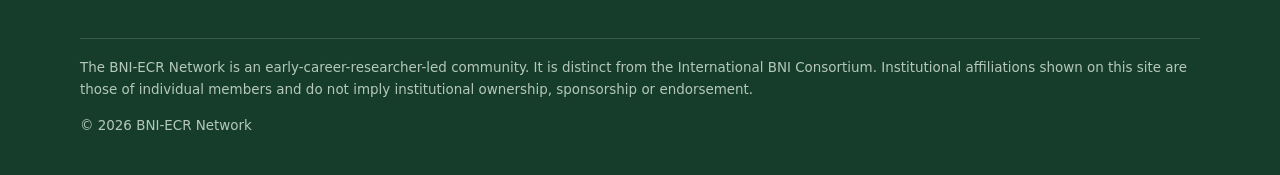
<file: join.html>
<!doctype html>
<html lang="en">
<head>
<meta charset="utf-8">
<meta name="viewport" content="width=device-width, initial-scale=1">
<title>Join · BNI-ECR Network</title>
<meta name="description" content="Join the BNI-ECR Network: free membership for early-career researchers working on Biological Nitrification Inhibition.">
<meta name="theme-color" content="#163d2b">
<meta property="og:title" content="Join · BNI-ECR Network">
<meta property="og:description" content="Join the BNI-ECR Network: free membership for early-career researchers working on Biological Nitrification Inhibition.">
<meta property="og:type" content="website">
<meta property="og:image" content="assets/img/logo-arc.png">
<link rel="icon" href="assets/img/favicon.png">
<link rel="stylesheet" href="assets/css/style.css">
</head>
<body>
<a class="skip" href="#main">Skip to content</a>
<header id="site-header"></header>
<noscript><p class="load-error">This site uses a little JavaScript for its menu and listings. Contact: <a href="mailto:g.silvestrerocha@nioo.knaw.nl">g.silvestrerocha@nioo.knaw.nl</a></p></noscript>
<main id="main">
<section class="page-head"><div class="wrap"><h1>Join the Network</h1><p>Membership is free and open to eligible researchers internationally.</p></div></section>
<section class="block"><div class="wrap two-col">
  <div class="prose">
    <h2>Who it is for</h2>
    <ul><li>PhD candidates</li><li>Postdoctoral researchers</li><li>Researchers within approximately five years of completing their PhD</li><li>Researchers whose work is directly connected to BNI or its application</li></ul>
    <p>Not sure whether you qualify? Just ask. We are happy to talk.</p>
    <h2 style="margin-top:1.4em">What we will ask</h2>
    <ul class="form-fields"><li>Full name</li><li>Institution</li><li>Country</li><li>Current career stage</li><li>Main research topic</li><li>Crop, plant or agricultural system studied</li><li>Methods or areas of expertise</li><li>Email address</li><li>A short explanation of your connection to BNI</li><li>Whether you are interested in presenting a mini-webinar, contributing to joint writing or helping organize activities</li></ul>
    <p class="small muted">We use your answers only to run the network (welcome emails, meeting invitations and, if you agree, a member profile). You can ask us to correct or delete your details at any time by writing to <a data-email></a>.</p>
  </div>
  <div class="card"><h2>Ready?</h2><div data-join-cta></div></div>
</div></section>
<section class="block alt" data-join-embed hidden><div class="wrap"></div></section>

</main>
<footer id="site-footer"></footer>
<script src="assets/js/site.js" defer></script>
</body>
</html>
</file>
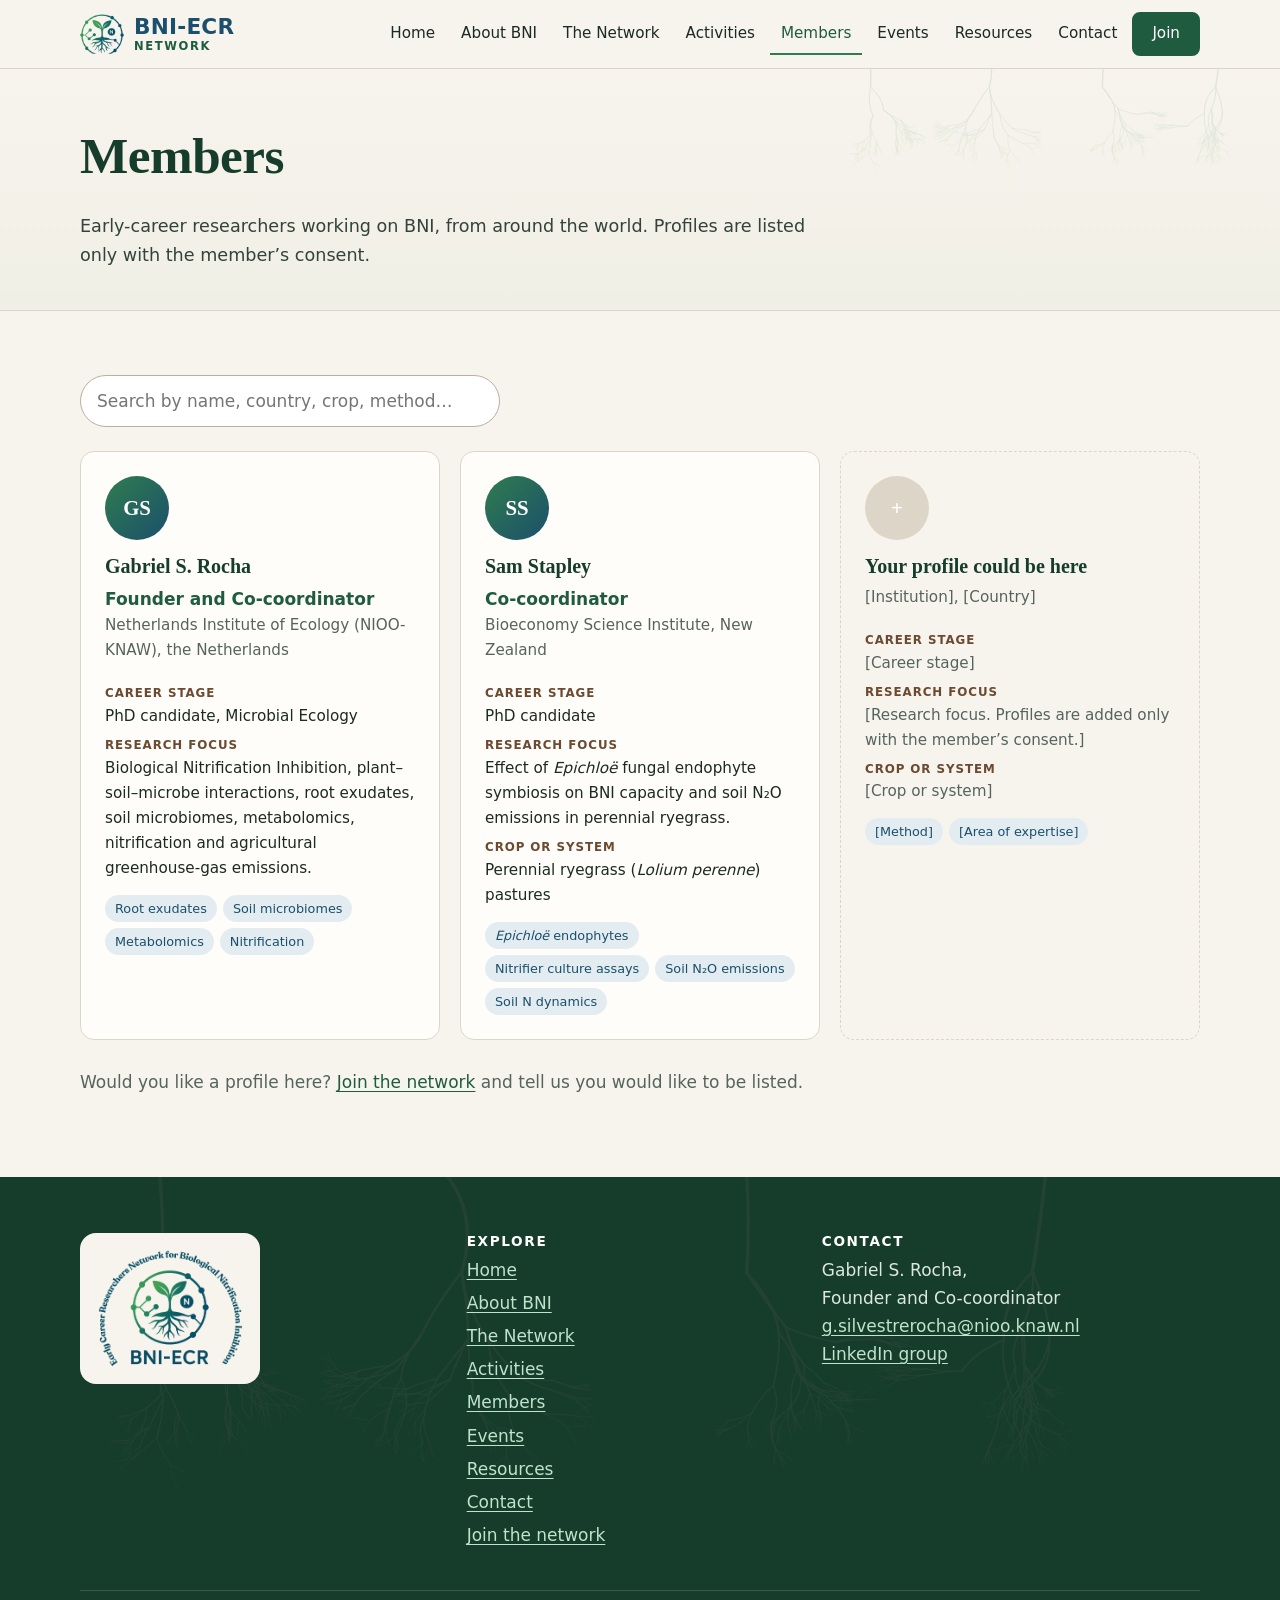
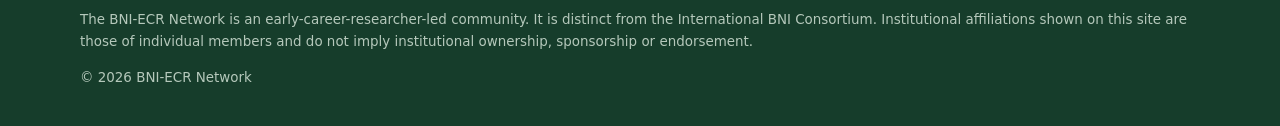
<file: members.html>
<!doctype html>
<html lang="en">
<head>
<meta charset="utf-8">
<meta name="viewport" content="width=device-width, initial-scale=1">
<title>Members · BNI-ECR Network</title>
<meta name="description" content="Directory of BNI-ECR Network members.">
<meta name="theme-color" content="#163d2b">
<meta property="og:title" content="Members · BNI-ECR Network">
<meta property="og:description" content="Directory of BNI-ECR Network members.">
<meta property="og:type" content="website">
<meta property="og:image" content="assets/img/logo-arc.png">
<link rel="icon" href="assets/img/favicon.png">
<link rel="stylesheet" href="assets/css/style.css">
</head>
<body>
<a class="skip" href="#main">Skip to content</a>
<header id="site-header"></header>
<noscript><p class="load-error">This site uses a little JavaScript for its menu and listings. Contact: <a href="mailto:g.silvestrerocha@nioo.knaw.nl">g.silvestrerocha@nioo.knaw.nl</a></p></noscript>
<main id="main">
<section class="page-head"><div class="wrap"><h1>Members</h1><p>Early-career researchers working on BNI, from around the world. Profiles are listed only with the member’s consent.</p></div></section>
<section class="block"><div class="wrap">
  <label class="sr" for="member-search">Search members</label>
  <input id="member-search" class="search" type="search" placeholder="Search by name, country, crop, method…" autocomplete="off">
  <div class="grid g3" data-members></div>
  <p id="member-none" class="muted" hidden>No members match your search.</p>
  <p class="muted" style="margin-top:28px">Would you like a profile here? <a href="join.html">Join the network</a> and tell us you would like to be listed.</p>
</div></section>

</main>
<footer id="site-footer"></footer>
<script src="assets/js/site.js" defer></script>
</body>
</html>
</file>
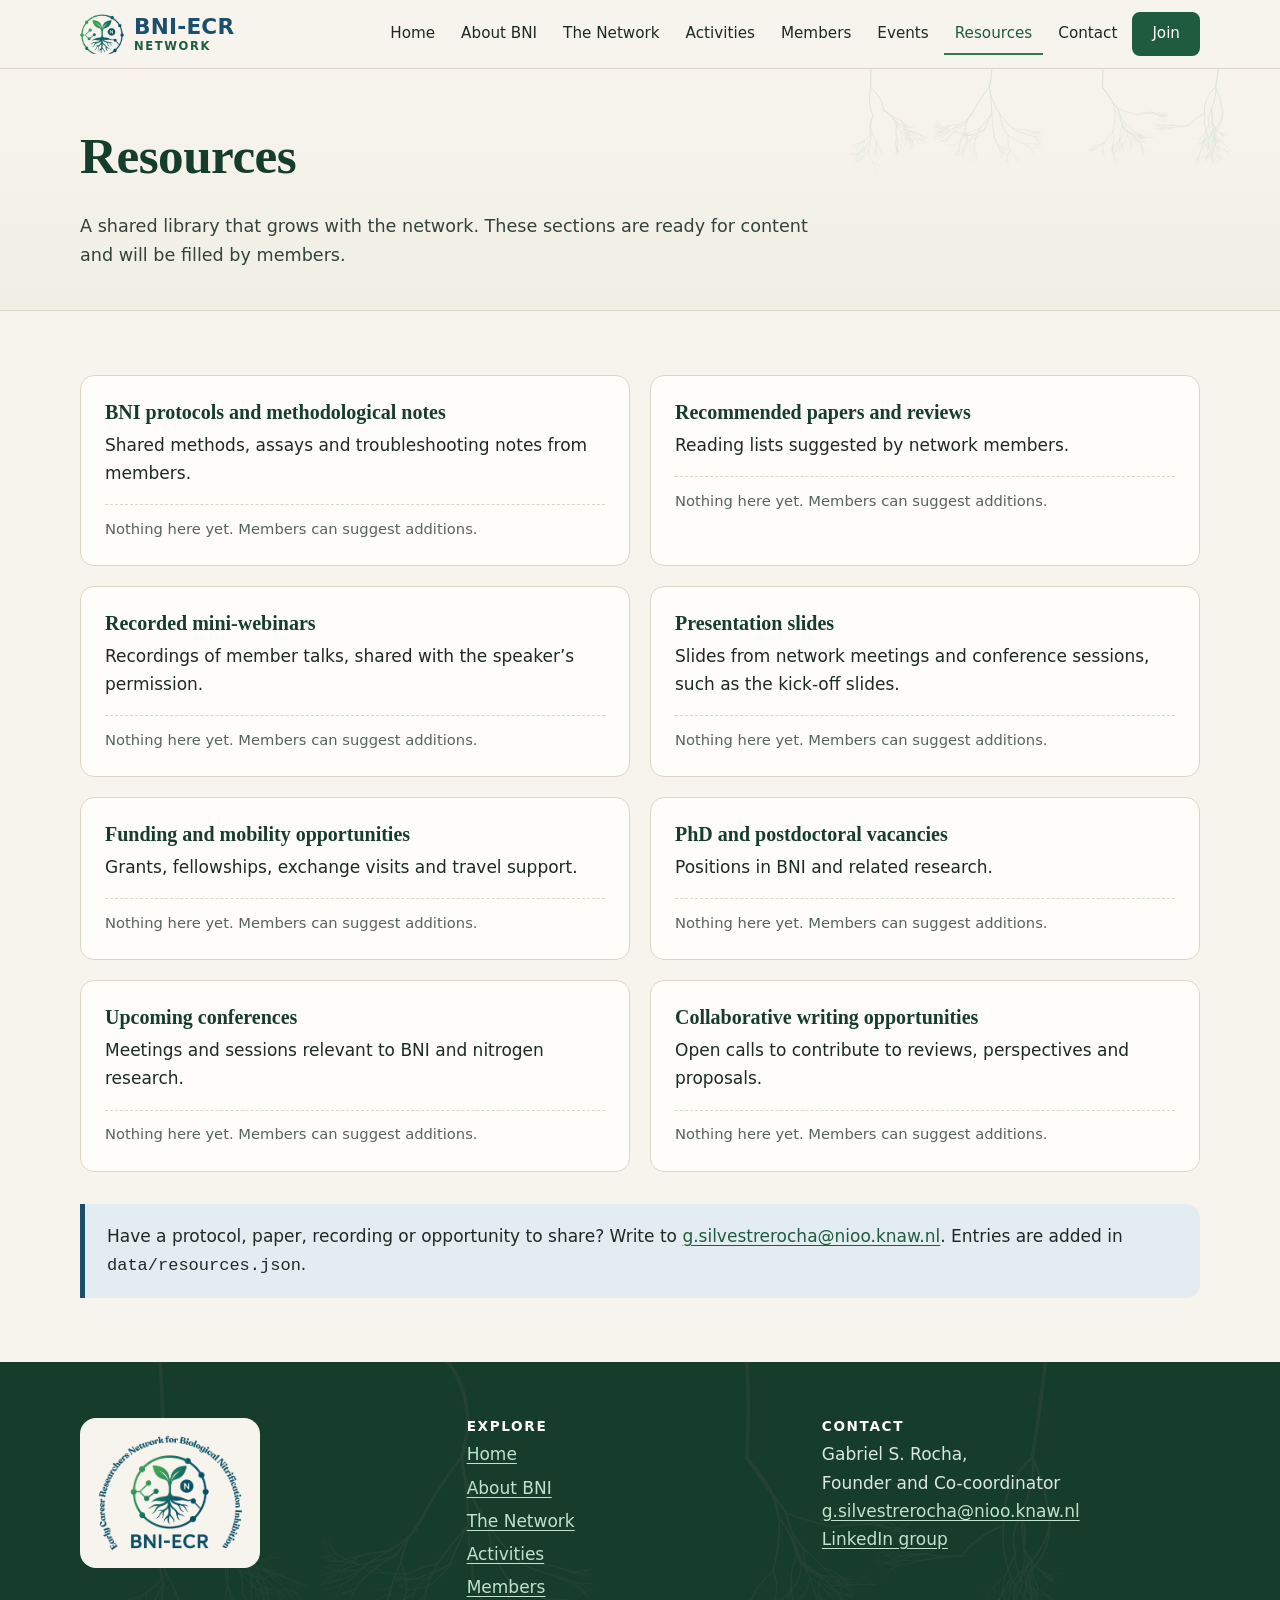
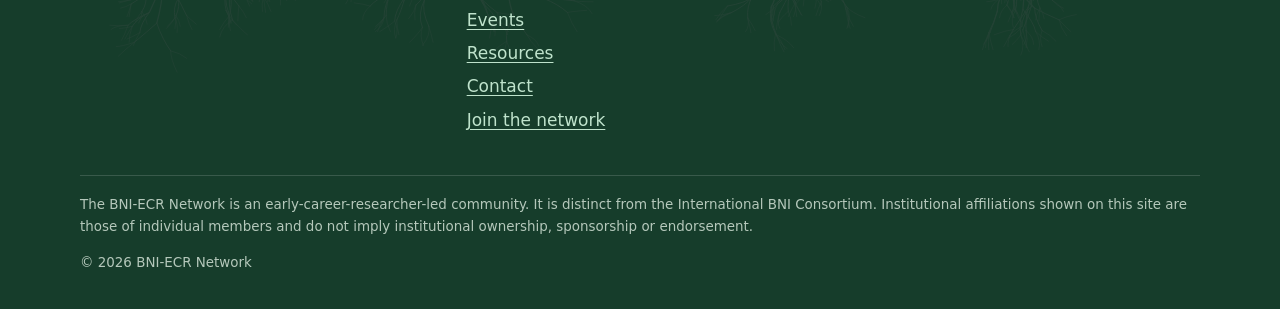
<file: resources.html>
<!doctype html>
<html lang="en">
<head>
<meta charset="utf-8">
<meta name="viewport" content="width=device-width, initial-scale=1">
<title>Resources · BNI-ECR Network</title>
<meta name="description" content="Resources for BNI researchers: protocols, papers, webinars, slides, funding, vacancies and conferences.">
<meta name="theme-color" content="#163d2b">
<meta property="og:title" content="Resources · BNI-ECR Network">
<meta property="og:description" content="Resources for BNI researchers: protocols, papers, webinars, slides, funding, vacancies and conferences.">
<meta property="og:type" content="website">
<meta property="og:image" content="assets/img/logo-arc.png">
<link rel="icon" href="assets/img/favicon.png">
<link rel="stylesheet" href="assets/css/style.css">
</head>
<body>
<a class="skip" href="#main">Skip to content</a>
<header id="site-header"></header>
<noscript><p class="load-error">This site uses a little JavaScript for its menu and listings. Contact: <a href="mailto:g.silvestrerocha@nioo.knaw.nl">g.silvestrerocha@nioo.knaw.nl</a></p></noscript>
<main id="main">
<section class="page-head"><div class="wrap"><h1>Resources</h1><p>A shared library that grows with the network. These sections are ready for content and will be filled by members.</p></div></section>
<section class="block"><div class="wrap">
  <div class="grid g2" data-resources></div>
  <div class="callout" style="margin-top:32px"><p>Have a protocol, paper, recording or opportunity to share? Write to <a data-email></a>. Entries are added in <code>data/resources.json</code>.</p></div>
</div></section>

</main>
<footer id="site-footer"></footer>
<script src="assets/js/site.js" defer></script>
</body>
</html>
</file>
<file: assets/css/style.css>
:root {
  --green-900: #163d2b;
  --green-700: #1f5c3f;
  --green-500: #2f7d4f;
  --blue-700: #1b4f6b;
  --blue-100: #e3edf1;
  --soil-700: #6b4a31;
  --soil-100: #efe6da;
  --paper: #f7f4ed;
  --card: #fffdf9;
  --ink: #1c2a24;
  --muted: #55645c;
  --line: #ddd6c8;
  --serif: "Iowan Old Style", "Palatino Linotype", Palatino, "Book Antiqua", Georgia, serif;
  --sans: system-ui, -apple-system, "Segoe UI", Roboto, "Helvetica Neue", Arial, sans-serif;
  --radius: 14px;
  --max: 1120px;
}
*, *::before, *::after { box-sizing: border-box; }
html { scroll-behavior: smooth; }
body { margin: 0; background: var(--paper); color: var(--ink); font: 17px/1.65 var(--sans); -webkit-font-smoothing: antialiased; }
img { max-width: 100%; height: auto; }
a { color: var(--green-700); text-underline-offset: 3px; }
a:hover { color: var(--blue-700); }
:focus-visible { outline: 3px solid var(--blue-700); outline-offset: 2px; border-radius: 4px; }
.sr { position: absolute; width: 1px; height: 1px; overflow: hidden; clip: rect(0 0 0 0); white-space: nowrap; }
.skip { position: absolute; left: -999px; top: 8px; background: var(--green-900); color: #fff; padding: 8px 14px; z-index: 100; border-radius: 6px; }
.skip:focus { left: 8px; }
.wrap { width: min(100% - 32px, var(--max)); margin-inline: auto; }
.muted { color: var(--muted); }
.small { font-size: .9rem; }

h1, h2, h3, h4 { font-family: var(--serif); line-height: 1.2; color: var(--green-900); margin: 0 0 .5em; font-weight: 700; }
h1 { font-size: clamp(2rem, 4.5vw, 3.2rem); letter-spacing: -.01em; }
h2 { font-size: clamp(1.5rem, 3vw, 2.1rem); }
h3 { font-size: 1.25rem; }
h4 { font-size: 1rem; font-family: var(--sans); text-transform: uppercase; letter-spacing: .06em; color: var(--soil-700); margin-top: 1.2em; }
p { margin: 0 0 1em; }
.kicker { font-size: .8rem; text-transform: uppercase; letter-spacing: .09em; color: var(--soil-700); font-weight: 600; margin-bottom: .4em; }

/* Header */
.site-header { position: sticky; top: 0; z-index: 50; background: rgba(247, 244, 237, .94); backdrop-filter: blur(8px); border-bottom: 1px solid var(--line); }
.bar { display: flex; align-items: center; justify-content: space-between; gap: 16px; min-height: 68px; }
.brand { display: flex; align-items: center; gap: 10px; text-decoration: none; color: var(--blue-700); font: 700 1.35rem/1 var(--sans); letter-spacing: .01em; }
.brand small { display: block; font-size: .72rem; font-weight: 600; letter-spacing: .14em; text-transform: uppercase; color: var(--green-700); margin-top: 3px; }
#primary-nav ul { display: flex; align-items: center; gap: 4px; list-style: none; margin: 0; padding: 0; }
#primary-nav a { display: block; padding: 8px 11px; border-radius: 8px; text-decoration: none; color: var(--ink); font-size: .95rem; font-weight: 500; }
#primary-nav a:hover { background: var(--soil-100); }
#primary-nav a[aria-current="page"]:not(.btn) { color: var(--green-700); box-shadow: inset 0 -2px 0 var(--green-500); border-radius: 0; }
.nav-toggle { display: none; background: none; border: 1px solid var(--line); border-radius: 8px; padding: 6px 8px; color: var(--ink); cursor: pointer; }

/* Buttons */
.btn { display: inline-block; background: var(--green-700); color: #fff !important; padding: 12px 22px; border-radius: 999px; font-weight: 600; text-decoration: none; border: 2px solid var(--green-700); transition: background .2s, transform .2s; }
.btn:hover { background: var(--green-900); border-color: var(--green-900); transform: translateY(-1px); }
.btn-ghost { background: transparent; color: var(--green-700) !important; }
.btn-ghost:hover { background: var(--green-700); color: #fff !important; }
.btn-small { padding: 7px 16px; font-size: .92rem; }
#primary-nav a.btn { color: #fff; padding: 7px 18px; }
#primary-nav a.btn:hover { background: var(--green-900); }
.actions { display: flex; flex-wrap: wrap; gap: 10px; align-items: center; }

/* Hero */
.hero { position: relative; overflow: hidden; background: linear-gradient(180deg, var(--paper) 0%, #eef0e6 100%); border-bottom: 1px solid var(--line); }
.hero::before { content: ""; position: absolute; inset: auto 0 0 0; height: 70%; background: url(../img/roots.svg) center bottom / cover no-repeat; opacity: .13; transform: scaleY(-1); transform-origin: center; pointer-events: none; }
.hero .wrap { position: relative; display: grid; grid-template-columns: 1.3fr .7fr; gap: 40px; align-items: center; padding: 72px 0 80px; }
.hero p.lead { font-size: 1.2rem; max-width: 36em; color: #33433a; }
.hero img.hero-logo { width: min(100%, 360px); justify-self: center; }
.hero .actions { margin-top: 1.4em; }
.page-head { position: relative; overflow: hidden; padding: 56px 0 40px; border-bottom: 1px solid var(--line); background: linear-gradient(180deg, var(--paper), #f0efe5); }
.page-head::after { content: ""; position: absolute; right: -40px; top: -20px; width: 520px; height: 220px; background: url(../img/roots.svg) center top / contain no-repeat; opacity: .12; pointer-events: none; }
.page-head .wrap { position: relative; z-index: 1; }
.page-head p { max-width: 42em; font-size: 1.1rem; color: #33433a; margin-bottom: 0; }

/* Sections */
section.block { padding: 64px 0; }
section.block.alt { background: #fbf9f4; border-block: 1px solid var(--line); }
section.block.tint { background: var(--blue-100); border-block: 1px solid #cfdde4; }
section.block.soil { background: var(--soil-100); border-block: 1px solid #e0d3c1; }
.section-head { max-width: 46em; margin-bottom: 28px; }
.grid { display: grid; gap: 20px; }
.g2 { grid-template-columns: repeat(2, 1fr); }
.g3 { grid-template-columns: repeat(3, 1fr); }
.g4 { grid-template-columns: repeat(4, 1fr); }
.two-col { display: grid; grid-template-columns: 1fr 1fr; gap: 48px; align-items: start; }
.prose { max-width: 46em; }
.prose ul, .prose ol { padding-left: 1.2em; }
.prose li { margin-bottom: .4em; }

/* Cards */
.card { background: var(--card); border: 1px solid var(--line); border-radius: var(--radius); padding: 24px; }
.card h3 { margin-bottom: .35em; }
.card p:last-child { margin-bottom: 0; }
.theme-card { border-top: 4px solid var(--green-500); }
.theme-card:nth-child(3n+2) { border-top-color: var(--blue-700); }
.theme-card:nth-child(3n) { border-top-color: var(--soil-700); }
.num { font: 700 2rem/1 var(--serif); color: var(--green-500); display: block; margin-bottom: .3em; }
.cta-band { background: var(--green-900); color: #eaf2ec; border-radius: 20px; padding: 40px; display: grid; grid-template-columns: 1.4fr auto; gap: 24px; align-items: center; position: relative; overflow: hidden; }
.cta-band h2 { color: #fff; margin-bottom: .3em; }
.cta-band p { margin: 0; max-width: 38em; }
.cta-band .btn { background: #fff; color: var(--green-900) !important; border-color: #fff; }
.cta-band .btn:hover { background: var(--soil-100); border-color: var(--soil-100); }
.callout { border-left: 5px solid var(--blue-700); background: var(--blue-100); padding: 18px 22px; border-radius: 0 var(--radius) var(--radius) 0; }
.callout p:last-child { margin: 0; }

/* Events */
.event .tag, .tag { display: inline-block; font-size: .72rem; font-weight: 700; letter-spacing: .08em; text-transform: uppercase; padding: 3px 10px; border-radius: 999px; background: var(--soil-100); color: var(--soil-700); margin-bottom: 10px; }
.tag-live { background: #dcefe2; color: var(--green-700); }
.tag-ph { background: #fff1cf; color: #6d5200; }
.event-featured { border: 2px solid var(--green-500); box-shadow: 0 10px 30px -18px rgba(22, 61, 43, .5); }
.event .meta { list-style: none; margin: 1em 0; padding: 0; display: grid; gap: 6px; }
.event .meta li span { display: inline-block; min-width: 64px; font-size: .78rem; text-transform: uppercase; letter-spacing: .07em; color: var(--soil-700); font-weight: 600; }
.event .meta em { color: var(--muted); font-style: normal; }
.prog { padding-left: 1.1em; }
.prog b { color: var(--green-700); }
.note { font-size: .9rem; color: var(--muted); font-style: italic; }
#event-list { display: grid; gap: 20px; }

/* Members */
.member { display: grid; gap: 14px; align-content: start; }
.member[hidden] { display: none; }
.member .avatar { width: 64px; height: 64px; border-radius: 50%; overflow: hidden; background: linear-gradient(135deg, var(--green-500), var(--blue-700)); display: grid; place-items: center; }
.member .avatar img { width: 100%; height: 100%; object-fit: cover; }
.avatar-fallback { color: #fff; font: 700 1.3rem var(--serif); }
.member .role { color: var(--green-700); font-weight: 600; margin: 0; }
.member .inst { color: var(--muted); margin: 0; font-size: .95rem; }
.member dl { margin: 0; font-size: .95rem; }
.member dt { font-size: .74rem; text-transform: uppercase; letter-spacing: .08em; color: var(--soil-700); font-weight: 600; margin-top: .6em; }
.member dd { margin: 0; }
.member.is-placeholder { border-style: dashed; background: transparent; color: var(--muted); }
.member.is-placeholder .avatar { background: var(--line); }
.chips { list-style: none; display: flex; flex-wrap: wrap; gap: 6px; padding: 0; margin: 0; }
.chips li { background: var(--blue-100); color: var(--blue-700); font-size: .8rem; padding: 3px 10px; border-radius: 999px; }
.search { width: 100%; max-width: 420px; padding: 11px 16px; border: 1px solid #b9b19f; border-radius: 999px; font: inherit; background: #fff; margin-bottom: 24px; }

/* Resources, news */
.resource .empty { color: var(--muted); font-size: .92rem; border-top: 1px dashed var(--line); padding-top: .8em; margin-top: 1em; }
.resource ul { padding-left: 1.1em; }
.news h3 { font-size: 1.1rem; }
.news a { text-decoration: none; }

/* Timeline */
.timeline { list-style: none; margin: 0; padding: 0 0 0 22px; border-left: 3px solid var(--green-500); }
.timeline li { position: relative; padding: 0 0 26px 18px; }
.timeline li::before { content: ""; position: absolute; left: -33px; top: 6px; width: 15px; height: 15px; border-radius: 50%; background: var(--paper); border: 3px solid var(--blue-700); }
.timeline b { display: block; font-family: var(--serif); color: var(--green-900); }

/* Diagram */
.diagram { background: var(--card); border: 1px solid var(--line); border-radius: var(--radius); padding: 16px; }
.diagram svg { width: 100%; height: auto; display: block; }
.diagram figcaption { font-size: .9rem; color: var(--muted); padding: 10px 6px 0; }

/* Join */
.form-fields { columns: 2; column-gap: 32px; padding-left: 1.2em; }
.form-fields li { break-inside: avoid; margin-bottom: .4em; }
[data-join-embed] iframe { border: 1px solid var(--line); border-radius: var(--radius); background: #fff; }

/* Footer */
.site-footer { background: var(--green-900); color: #dbe7df; padding: 56px 0 24px; margin-top: 0; position: relative; overflow: hidden; }
.site-footer::before { content: ""; position: absolute; inset: 0; background: url(../img/roots.svg) center top / cover; opacity: .07; filter: invert(1); pointer-events: none; }
.site-footer a { color: #bfe3cc; }
.site-footer h2 { color: #fff; font: 700 .85rem var(--sans); letter-spacing: .12em; text-transform: uppercase; }
.site-footer ul { list-style: none; padding: 0; margin: 0; }
.site-footer li { margin-bottom: .3em; }
.foot-grid { position: relative; display: grid; grid-template-columns: 1.1fr 1fr 1.2fr; gap: 40px; }
.foot-logo { background: #f7f4ed; border-radius: 16px; padding: 14px; }
.fine { position: relative; border-top: 1px solid rgba(255, 255, 255, .15); margin-top: 36px; padding-top: 18px; font-size: .84rem; color: #b5c8bb; }
.load-error { background: #fff1cf; color: #5c4600; margin: 0; padding: 10px 16px; text-align: center; font-size: .9rem; }

/* Responsive */
@media (max-width: 900px) {
  .g3, .g4 { grid-template-columns: repeat(2, 1fr); }
  .two-col, .hero .wrap, .cta-band, .foot-grid { grid-template-columns: 1fr; }
  .hero .wrap { padding: 44px 0 56px; }
  .hero img.hero-logo { order: -1; width: 220px; justify-self: start; }
  .nav-toggle { display: block; }
  #primary-nav { display: none; position: absolute; left: 0; right: 0; top: 100%; background: var(--paper); border-bottom: 1px solid var(--line); padding: 8px 16px 16px; }
  #primary-nav.open { display: block; }
  #primary-nav ul { flex-direction: column; align-items: stretch; }
  #primary-nav a { padding: 12px 10px; }
  #primary-nav a.btn { text-align: center; margin-top: 6px; }
  .site-header .bar { position: relative; }
}
@media (max-width: 600px) {
  body { font-size: 16px; }
  .g2, .g3, .g4 { grid-template-columns: 1fr; }
  .form-fields { columns: 1; }
  section.block { padding: 44px 0; }
  .cta-band { padding: 28px 22px; }
}
@media (prefers-reduced-motion: no-preference) {
  .card { transition: transform .25s ease, box-shadow .25s ease; }
  .card:hover { transform: translateY(-2px); box-shadow: 0 12px 28px -20px rgba(22, 61, 43, .55); }
}
@media (prefers-reduced-motion: reduce) { html { scroll-behavior: auto; } * { transition: none !important; } }
@media print { .site-header, .site-footer, .nav-toggle { display: none; } body { background: #fff; } }
.diagram { overflow-x: auto; }
.diagram svg { min-width: 620px; }
.two-col > *, .grid > * { min-width: 0; }
.diagram img { display: block; width: 100%; min-width: 720px; height: auto; border-radius: 8px; }
</file>
